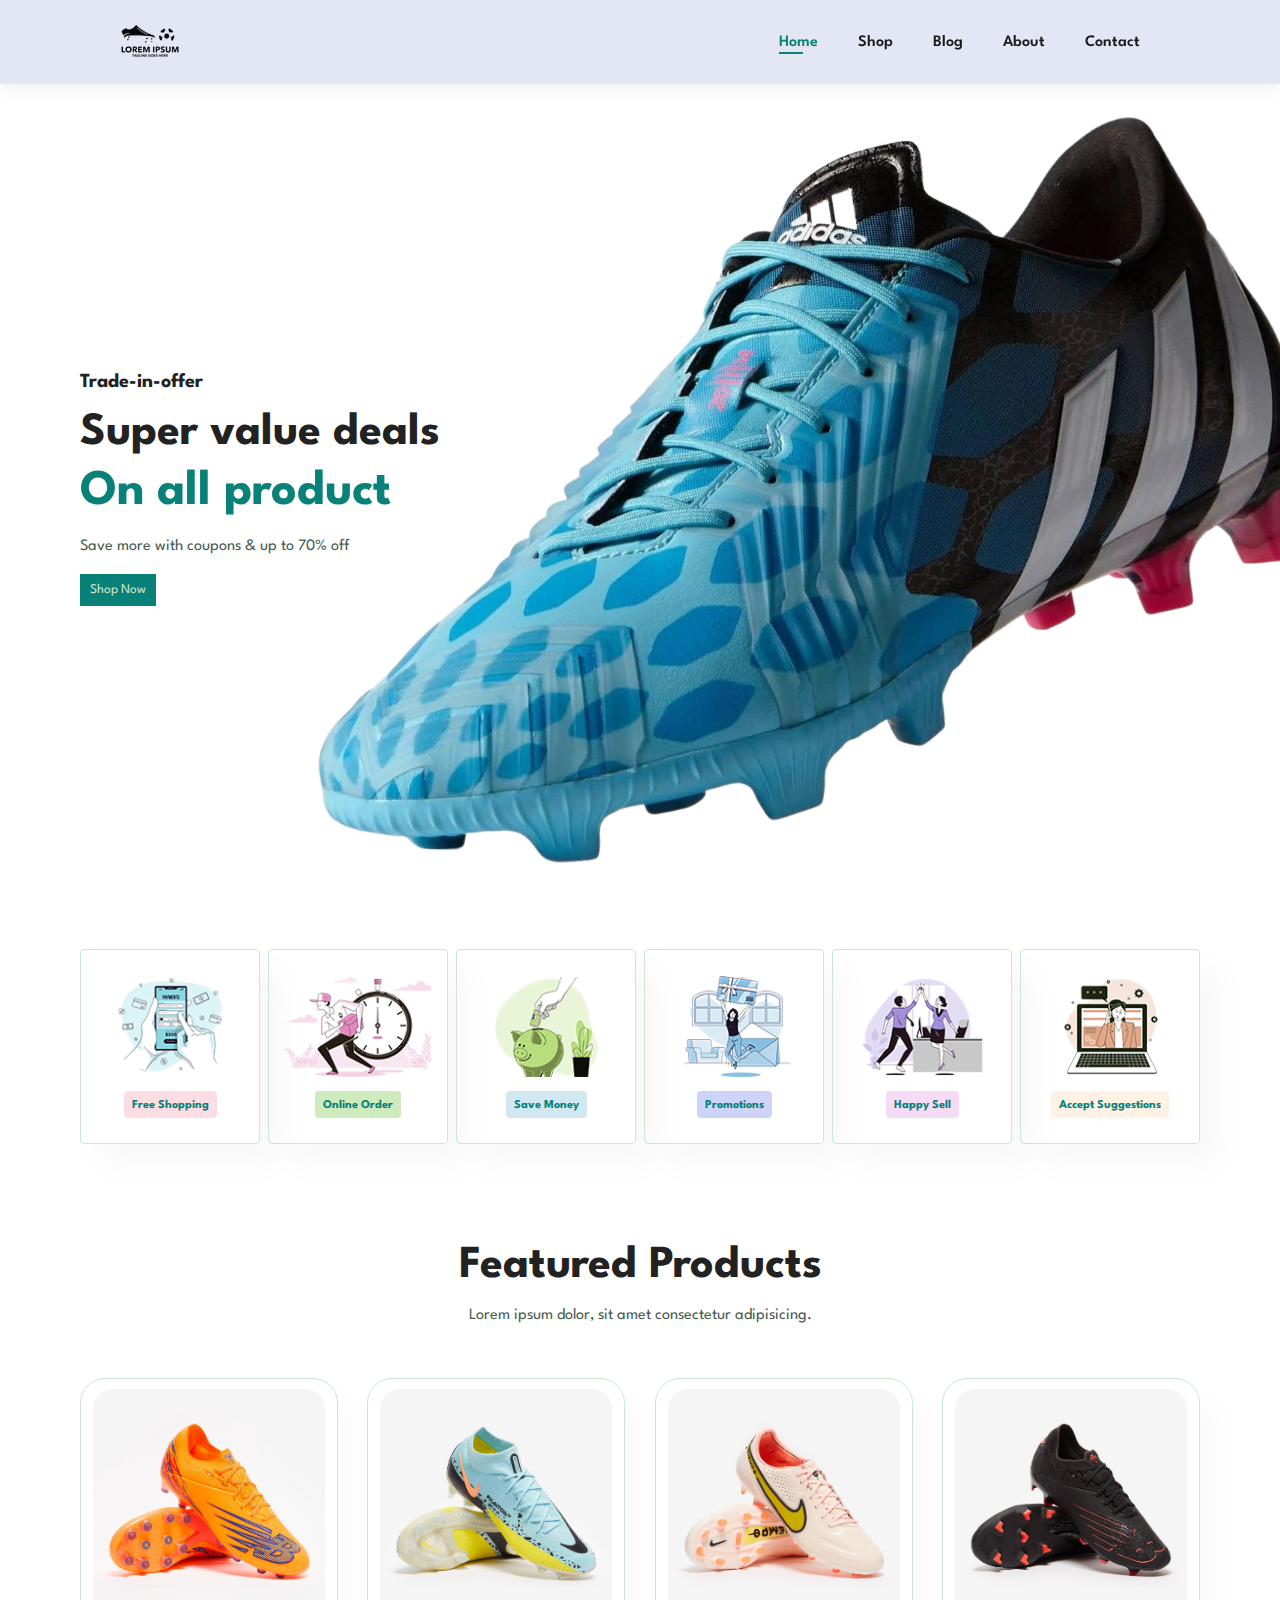
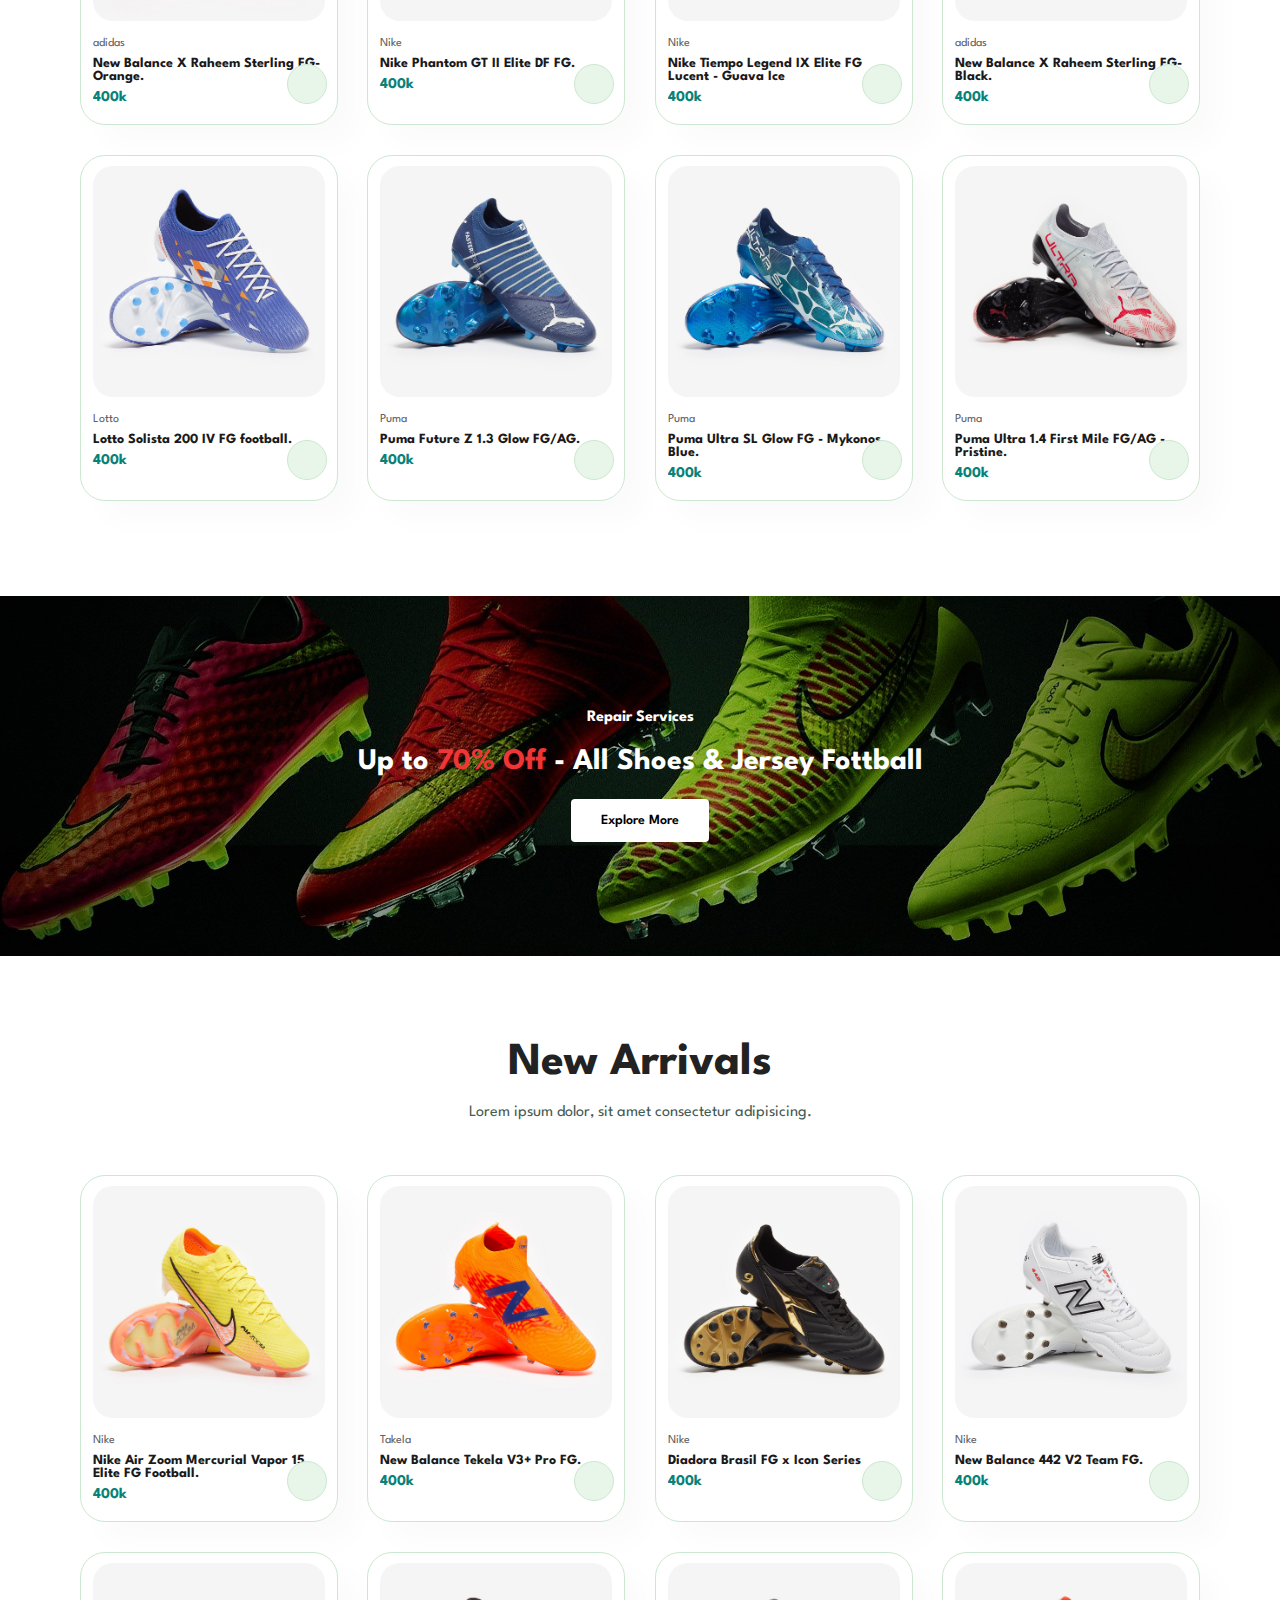
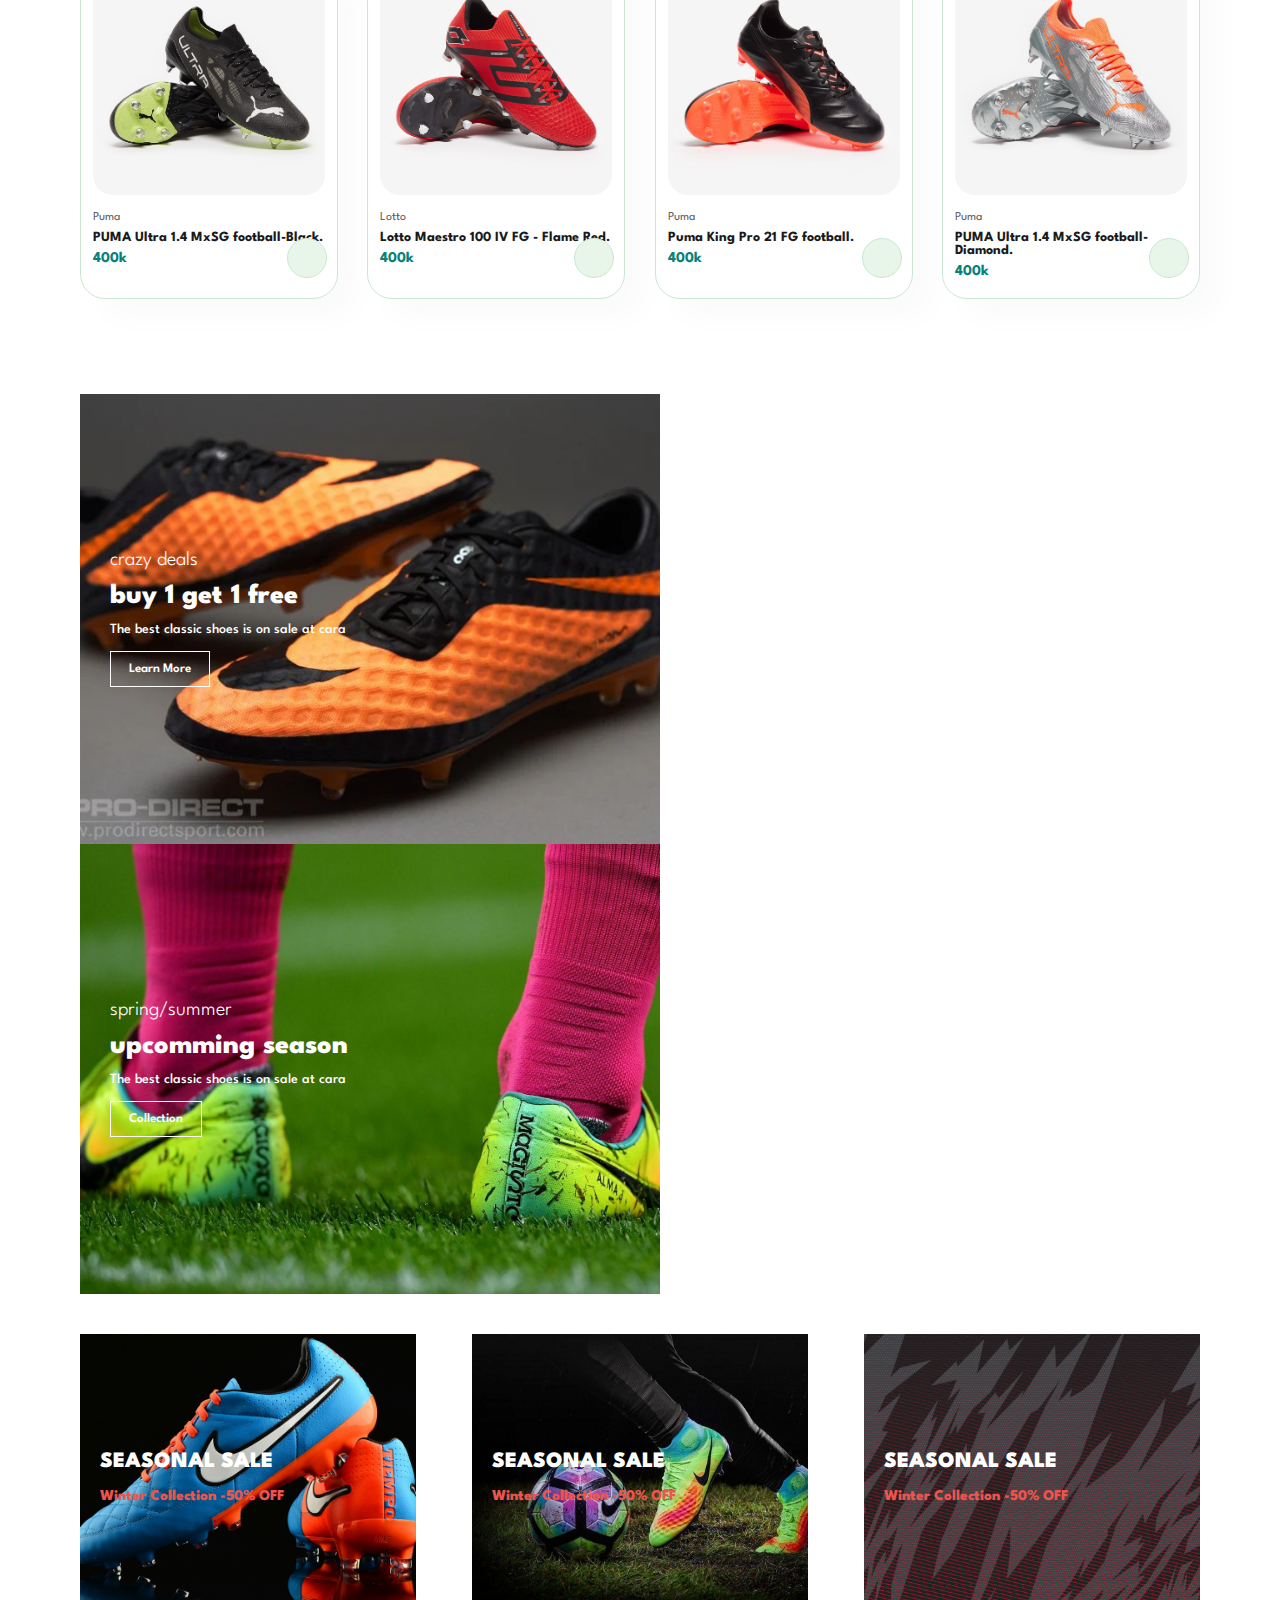
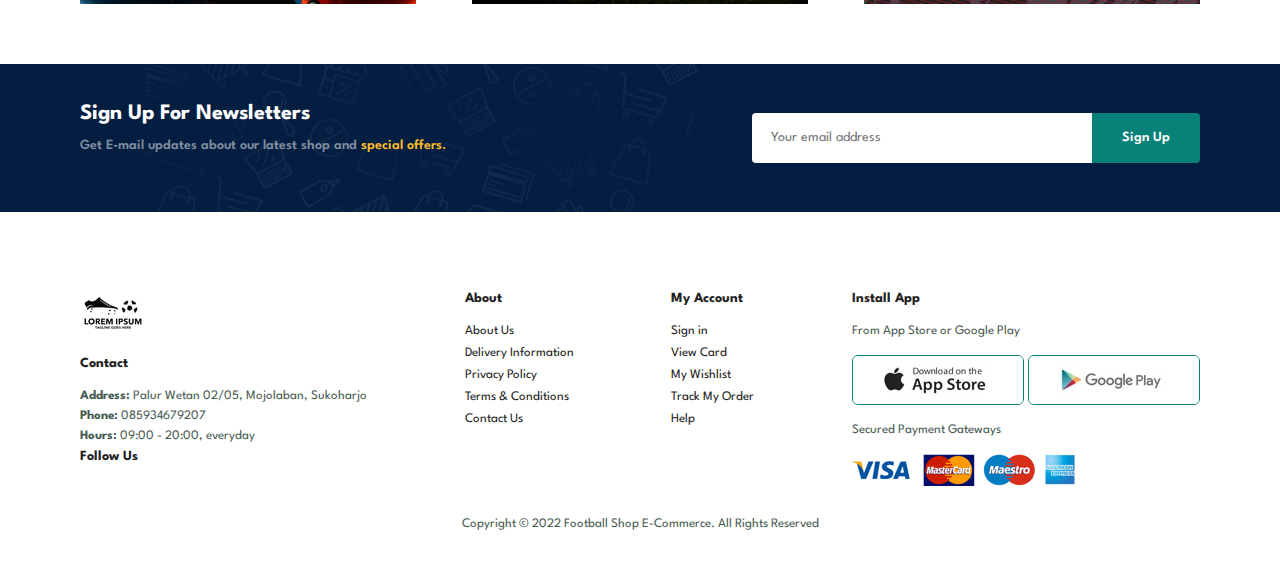
<file: index.html>
<!DOCTYPE html>
<html lang="en">
<head>
    <meta charset="UTF-8">
    <meta http-equiv="X-UA-Compatible" content="IE=edge">
    <meta name="viewport" content="width=device-width, initial-scale=1.0">
    <title>shoes Football Shop</title>
    <link rel="stylesheet" href="https://pro.fontawesome.com/releases/v5.10.0/css/all.css" integrity="sha384-AYmEC3Yw5cVb3ZcuHtOA93w35dYTsvhLPVnYs9eStHfGJvOvKxVfELGroGkvsg+p" crossorigin="anonymous"/>
    <link rel="stylesheet" href="style.css">
</head>

<body>

    <section id="header">
        <a href="#"><img src="img/Logo_shoe_soccer.png" class="logo"></a>
        <div>
            <ul id="navbar">
                <li><a class="active" href="index.html">Home</a></li>
                <li><a href="shop.html">Shop</a></li>
                <li><a href="blog.html">Blog</a></li>
                <li><a href="about.html">About</a></li>
                <li><a href="contact.html">Contact</a></li>
                <li id="lg-bag"><a href="cart.html"><i class="far fa-shopping-bag"></i></a></li>
                <a href="#" id="close"><i class="far fa-times"></i></a>
            </ul>
        </div>
        <div id="mobile">
            <a href="cart.html"><i class="far fa-shopping-bag"></i></a>
            <i id="bar" class="fas fa-outdent"></i>
        </div>
    </section>

    <section id="hero">
        <h4>Trade-in-offer</h4>
        <h2>Super value deals</h2>
        <h1>On all product</h1>
        <p>Save more with coupons & up to 70% off</p>
        <button>Shop Now</button>
    </section>

    <section id="feature" class="section-p1">
        <div class="fe-box">
            <img src="img/f1.png">
            <h6>Free Shopping</h6>
        </div>
        <div class="fe-box">
            <img src="img/f2.png">
            <h6>Online Order</h6>
        </div>
        <div class="fe-box">
            <img src="img/f3.png">
            <h6>Save Money</h6>
        </div>
        <div class="fe-box">
            <img src="img/f4.png">
            <h6>Promotions</h6>
        </div>
        <div class="fe-box">
            <img src="img/f5.png">
            <h6>Happy Sell</h6>
        </div>
        <div class="fe-box">
            <img src="img/f6.png">
            <h6>Accept Suggestions</h6>
        </div>
    </section>
    
    <section id="product1" class="section-p1">
        <h2>Featured Products</h2>
        <p>Lorem ipsum dolor, sit amet consectetur adipisicing.</p>
        <div class="pro-container">
            <div class="pro">
                <img src="img/New Balance Furon V6.jpg">
                <div class="des">
                    <span>adidas</span>
                    <h5>New Balance X Raheem Sterling FG-Orange.</h5>
                    <div class="star">
                        <i class="fas fa-star"></i>
                        <i class="fas fa-star"></i>
                        <i class="fas fa-star"></i>
                        <i class="fas fa-star"></i>
                        <i class="fas fa-star"></i>
                    </div>
                    <h4>400k</h4>
                </div>
                <a href="#"><i class="fal fa-shopping-cart cart"></i></a>
            </div>
            <div class="pro">
                <img src="img/Nike Phantom GT II Elite.jpg">
                <div class="des">
                    <span>Nike</span>
                    <h5>Nike Phantom GT II Elite DF FG.</h5>
                    <div class="star">
                        <i class="fas fa-star"></i>
                        <i class="fas fa-star"></i>
                        <i class="fas fa-star"></i>
                        <i class="fas fa-star"></i>
                        <i class="fas fa-star"></i>
                    </div>
                    <h4>400k</h4>
                </div>
                <a href="#"><i class="fal fa-shopping-cart cart"></i></a>
            </div>
            <div class="pro">
                <img src="img/Nike tiempo legend.jpg">
                <div class="des">
                    <span>Nike</span>
                    <h5>Nike Tiempo Legend IX Elite FG Lucent - Guava Ice</h5>
                    <div class="star">
                        <i class="fas fa-star"></i>
                        <i class="fas fa-star"></i>
                        <i class="fas fa-star"></i>
                        <i class="fas fa-star"></i>
                        <i class="fas fa-star"></i>
                    </div>
                    <h4>400k</h4>
                </div>
                <a href="#"><i class="fal fa-shopping-cart cart"></i></a>
            </div>
            <div class="pro">
                <img src="img/New Balance X Raheem Sterling FG-Black.jpg">
                <div class="des">
                    <span>adidas</span>
                    <h5>New Balance X Raheem Sterling FG-Black.</h5>
                    <div class="star">
                        <i class="fas fa-star"></i>
                        <i class="fas fa-star"></i>
                        <i class="fas fa-star"></i>
                        <i class="fas fa-star"></i>
                        <i class="fas fa-star"></i>
                    </div>
                    <h4>400k</h4>
                </div>
                <a href="#"><i class="fal fa-shopping-cart cart"></i></a>
            </div>
            <div class="pro">
                <img src="img/Lotto Solista 200 IV FG.jpg">
                <div class="des">
                    <span>Lotto</span>
                    <h5>Lotto Solista 200 IV FG football.</h5>
                    <div class="star">
                        <i class="fas fa-star"></i>
                        <i class="fas fa-star"></i>
                        <i class="fas fa-star"></i>
                        <i class="fas fa-star"></i>
                        <i class="fas fa-star"></i>
                    </div>
                    <h4>400k</h4>
                </div>
                <a href="#"><i class="fal fa-shopping-cart cart"></i></a>
            </div>
            <div class="pro">
                <img src="img/Puma Future Z 1.3 Glow.jpg">
                <div class="des">
                    <span>Puma</span>
                    <h5>Puma Future Z 1.3 Glow FG/AG.</h5>
                    <div class="star">
                        <i class="fas fa-star"></i>
                        <i class="fas fa-star"></i>
                        <i class="fas fa-star"></i>
                        <i class="fas fa-star"></i>
                        <i class="fas fa-star"></i>
                    </div>
                    <h4>400k</h4>
                </div>
                <a href="#"><i class="fal fa-shopping-cart cart"></i></a>
            </div>
            <div class="pro">
                <img src="img/Puma Ultra SL Glow FG-Mykonos.jpg">
                <div class="des">
                    <span>Puma</span>
                    <h5>Puma Ultra SL Glow FG - Mykonos Blue.</h5>
                    <div class="star">
                        <i class="fas fa-star"></i>
                        <i class="fas fa-star"></i>
                        <i class="fas fa-star"></i>
                        <i class="fas fa-star"></i>
                        <i class="fas fa-star"></i>
                    </div>
                    <h4>400k</h4>
                </div>
                <a href="#"><i class="fal fa-shopping-cart cart"></i></a>
            </div>
            <div class="pro">
                <img src="img/Puma Ultra 1.4 First Mile.jpg">
                <div class="des">
                    <span>Puma</span>
                    <h5>Puma Ultra 1.4 First Mile FG/AG - Pristine.</h5>
                    <div class="star">
                        <i class="fas fa-star"></i>
                        <i class="fas fa-star"></i>
                        <i class="fas fa-star"></i>
                        <i class="fas fa-star"></i>
                        <i class="fas fa-star"></i>
                    </div>
                    <h4>400k</h4>
                </div>
                <a href="#"><i class="fal fa-shopping-cart cart"></i></a>
            </div>
        </div>
    </section>

    <section id="banner" class="section-m1">
        <h4>Repair Services</h4>
        <h2>Up to <span>70% Off</span> - All Shoes & Jersey Fottball</h2>
        <button class="normal">Explore More</button>
    </section>

    <section id="product1" class="section-p1">
        <h2>New Arrivals</h2>
        <p>Lorem ipsum dolor, sit amet consectetur adipisicing.</p>
        <div class="pro-container">
            <div class="pro">
                <img src="img/Nike Air Zoom Mercurial.jpg">
                <div class="des">
                    <span>Nike</span>
                    <h5> Nike Air Zoom Mercurial Vapor 15 Elite FG Football.</h5>
                    <div class="star">
                        <i class="fas fa-star"></i>
                        <i class="fas fa-star"></i>
                        <i class="fas fa-star"></i>
                        <i class="fas fa-star"></i>
                        <i class="fas fa-star"></i>
                    </div>
                    <h4>400k</h4>
                </div>
                <a href="#"><i class="fal fa-shopping-cart cart"></i></a>
            </div>
            <div class="pro">
                <img src="img/New Balance Tekela V3+ Pro FG.jpg">
                <div class="des">
                    <span>Takela</span>
                    <h5>New Balance Tekela V3+ Pro FG.</h5>
                    <div class="star">
                        <i class="fas fa-star"></i>
                        <i class="fas fa-star"></i>
                        <i class="fas fa-star"></i>
                        <i class="fas fa-star"></i>
                        <i class="fas fa-star"></i>
                    </div>
                    <h4>400k</h4>
                </div>
                <a href="#"><i class="fal fa-shopping-cart cart"></i></a>
            </div>
            <div class="pro">
                <img src="img/Diadora Brasil FG x Icon Series.jpg">
                <div class="des">
                    <span>Nike</span>
                    <h5>Diadora Brasil FG x Icon Series</h5>
                    <div class="star">
                        <i class="fas fa-star"></i>
                        <i class="fas fa-star"></i>
                        <i class="fas fa-star"></i>
                        <i class="fas fa-star"></i>
                        <i class="fas fa-star"></i>
                    </div>
                    <h4>400k</h4>
                </div>
                <a href="#"><i class="fal fa-shopping-cart cart"></i></a>
            </div>
            <div class="pro">
                <img src="img/New Balance 442 V2 Team FG.jpg">
                <div class="des">
                    <span>Nike</span>
                    <h5>New Balance 442 V2 Team FG.</h5>
                    <div class="star">
                        <i class="fas fa-star"></i>
                        <i class="fas fa-star"></i>
                        <i class="fas fa-star"></i>
                        <i class="fas fa-star"></i>
                        <i class="fas fa-star"></i>
                    </div>
                    <h4>400k</h4>
                </div>
                <a href="#"><i class="fal fa-shopping-cart cart"></i></a>
            </div>
            <div class="pro">
                <img src="img/PUMA Ultra 1.4 MxSG football.jpg">
                <div class="des">
                    <span>Puma</span>
                    <h5>PUMA Ultra 1.4 MxSG football-Black.</h5>
                    <div class="star">
                        <i class="fas fa-star"></i>
                        <i class="fas fa-star"></i>
                        <i class="fas fa-star"></i>
                        <i class="fas fa-star"></i>
                        <i class="fas fa-star"></i>
                    </div>
                    <h4>400k</h4>
                </div>
                <a href="#"><i class="fal fa-shopping-cart cart"></i></a>
            </div>
            <div class="pro">
                <img src="img/Lotto Maestro 100 IV FG - Flame Red.jpg">
                <div class="des">
                    <span>Lotto</span>
                    <h5>Lotto Maestro 100 IV FG - Flame Red.</h5>
                    <div class="star">
                        <i class="fas fa-star"></i>
                        <i class="fas fa-star"></i>
                        <i class="fas fa-star"></i>
                        <i class="fas fa-star"></i>
                        <i class="fas fa-star"></i>
                    </div>
                    <h4>400k</h4>
                </div>
                <a href="#"><i class="fal fa-shopping-cart cart"></i></a>
            </div>
            <div class="pro">
                <img src="img/Puma King Pro 21 FG football.jpg">
                <div class="des">
                    <span>Puma</span>
                    <h5>Puma King Pro 21 FG football.</h5>
                    <div class="star">
                        <i class="fas fa-star"></i>
                        <i class="fas fa-star"></i>
                        <i class="fas fa-star"></i>
                        <i class="fas fa-star"></i>
                        <i class="fas fa-star"></i>
                    </div>
                    <h4>400k</h4>
                </div>
                <a href="#"><i class="fal fa-shopping-cart cart"></i></a>
            </div>
            <div class="pro">
                <img src="img/PUMA Ultra 1.4 MxSG football-Diamond.jpg">
                <div class="des">
                    <span>Puma</span>
                    <h5>PUMA Ultra 1.4 MxSG football-Diamond.</h5>
                    <div class="star">
                        <i class="fas fa-star"></i>
                        <i class="fas fa-star"></i>
                        <i class="fas fa-star"></i>
                        <i class="fas fa-star"></i>
                        <i class="fas fa-star"></i>
                    </div>
                    <h4>400k</h4>
                </div>
                <a href="#"><i class="fal fa-shopping-cart cart"></i></a>
            </div>
        </div>
    </section>

    <section id="sm-banner" class="section-p1">
        <div class="banner-box">
            <h4>crazy deals</h4>
            <h2>buy 1 get 1 free</h2>
            <span>The best classic shoes is on sale at cara</span>
            <button class="white">Learn More</button>
        </div>
        <div class="banner-box banner-box2">
            <h4>spring/summer</h4>
            <h2>upcomming season</h2>
            <span>The best classic shoes is on sale at cara</span>
            <button class="white">Collection</button>
        </div>
    </section>

    <section id="banner3">
        <div class="banner-box">
            <h2>SEASONAL SALE</h2>
            <h3>Winter Collection -50% OFF</h3>
        </div>
        <div class="banner-box banner-box2">
            <h2>SEASONAL SALE</h2>
            <h3>Winter Collection -50% OFF</h3>
        </div>
        <div class="banner-box banner-box3 ">
            <h2>SEASONAL SALE</h2>
            <h3>Winter Collection -50% OFF</h3>
        </div>
    </section>

    <section id="newsletter" class="section-p1 section-m1">
        <div class="newstext">
            <h4>Sign Up For Newsletters</h4>
            <p>Get E-mail updates about our latest shop and <span>special offers.</span></p>
        </div>
        <div class="form">
            <input type="text" placeholder="Your email address">
            <button class="normal">Sign Up</button>
        </div>
    </section>

    <footer class="section-p1">
        <div class="col">
            <img class="logo" src="img/Logo_shoe_soccer.png">
            <h4>Contact</h4>
            <p><strong>Address: </strong> Palur Wetan 02/05, Mojolaban, Sukoharjo</p>
            <p><strong>Phone: </strong> 085934679207</p>
            <p><strong>Hours: </strong>  09:00 - 20:00, everyday</p>
            <div class="follow">
                <h4>Follow Us</h4>
                <div class="icon">
                    <i class="fab fa-facebook-f"></i>
                    <i class="fab fa-twitter"></i>
                    <i class="fab fa-instagram"></i>
                    <i class="fab fa-whatsapp"></i>
                </div>
            </div>
        </div>
        <div class="col">
            <h4>About</h4>
            <a href="#">About Us</a>
            <a href="#">Delivery Information</a>
            <a href="#">Privacy Policy</a>
            <a href="#">Terms & Conditions</a>
            <a href="#">Contact Us</a>
        </div>
        <div class="col">
            <h4>My Account</h4>
            <a href="#">Sign in</a>
            <a href="#">View Card</a>
            <a href="#">My Wishlist</a>
            <a href="#">Track My Order</a>
            <a href="#">Help</a>
        </div>
        <div class="coll install">
            <h4>Install App</h4>  
            <p>From App Store or Google Play</p>
            <div class="row">
                <img src="img/App Store.jpg">
                <img src="img/Google Pay.jpg">
            </div>
            <p>Secured Payment Gateways</p>
            <img src="img/pay.png">
        </div>
        </div>
        <div class="copyright">
            <p>Copyright © 2022 Football Shop E-Commerce. All Rights Reserved</p>
        </div>
    </footer>

    <script src="script.js"></script>
</body>
</html>
</file>
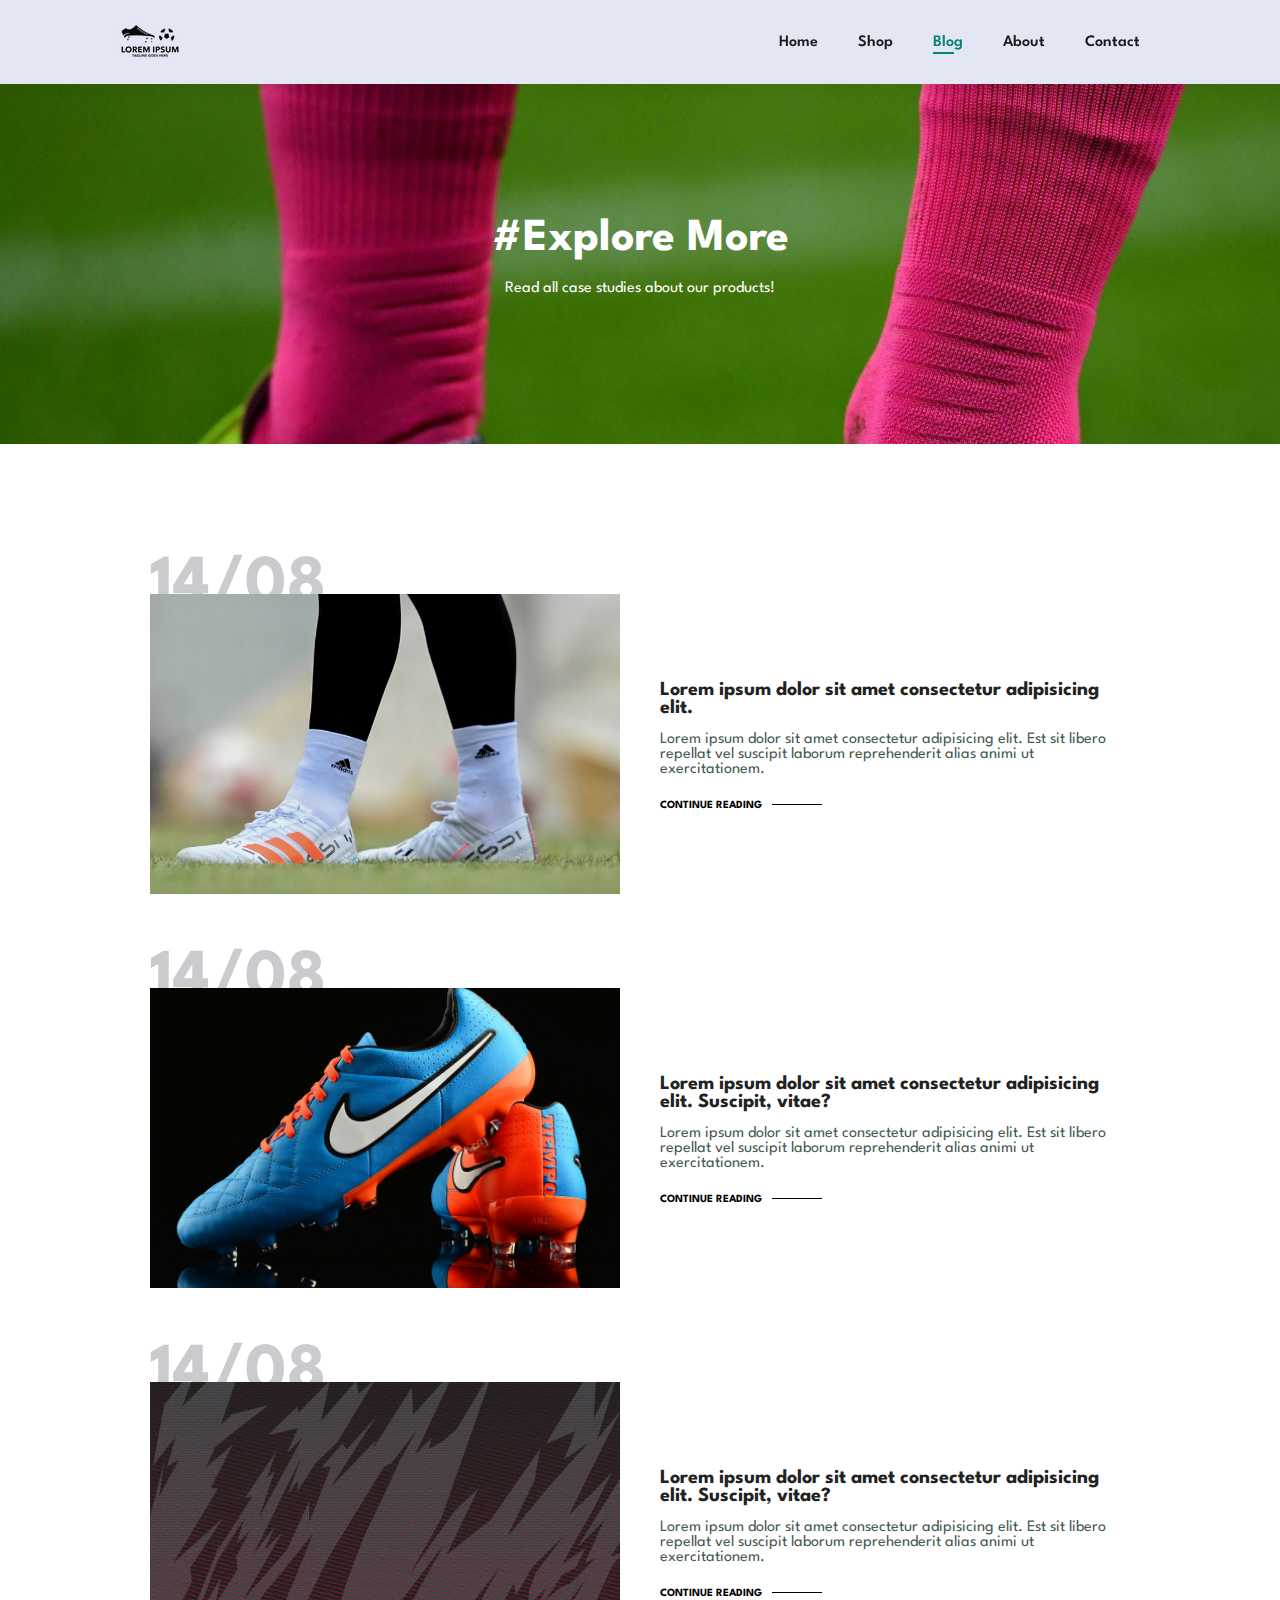
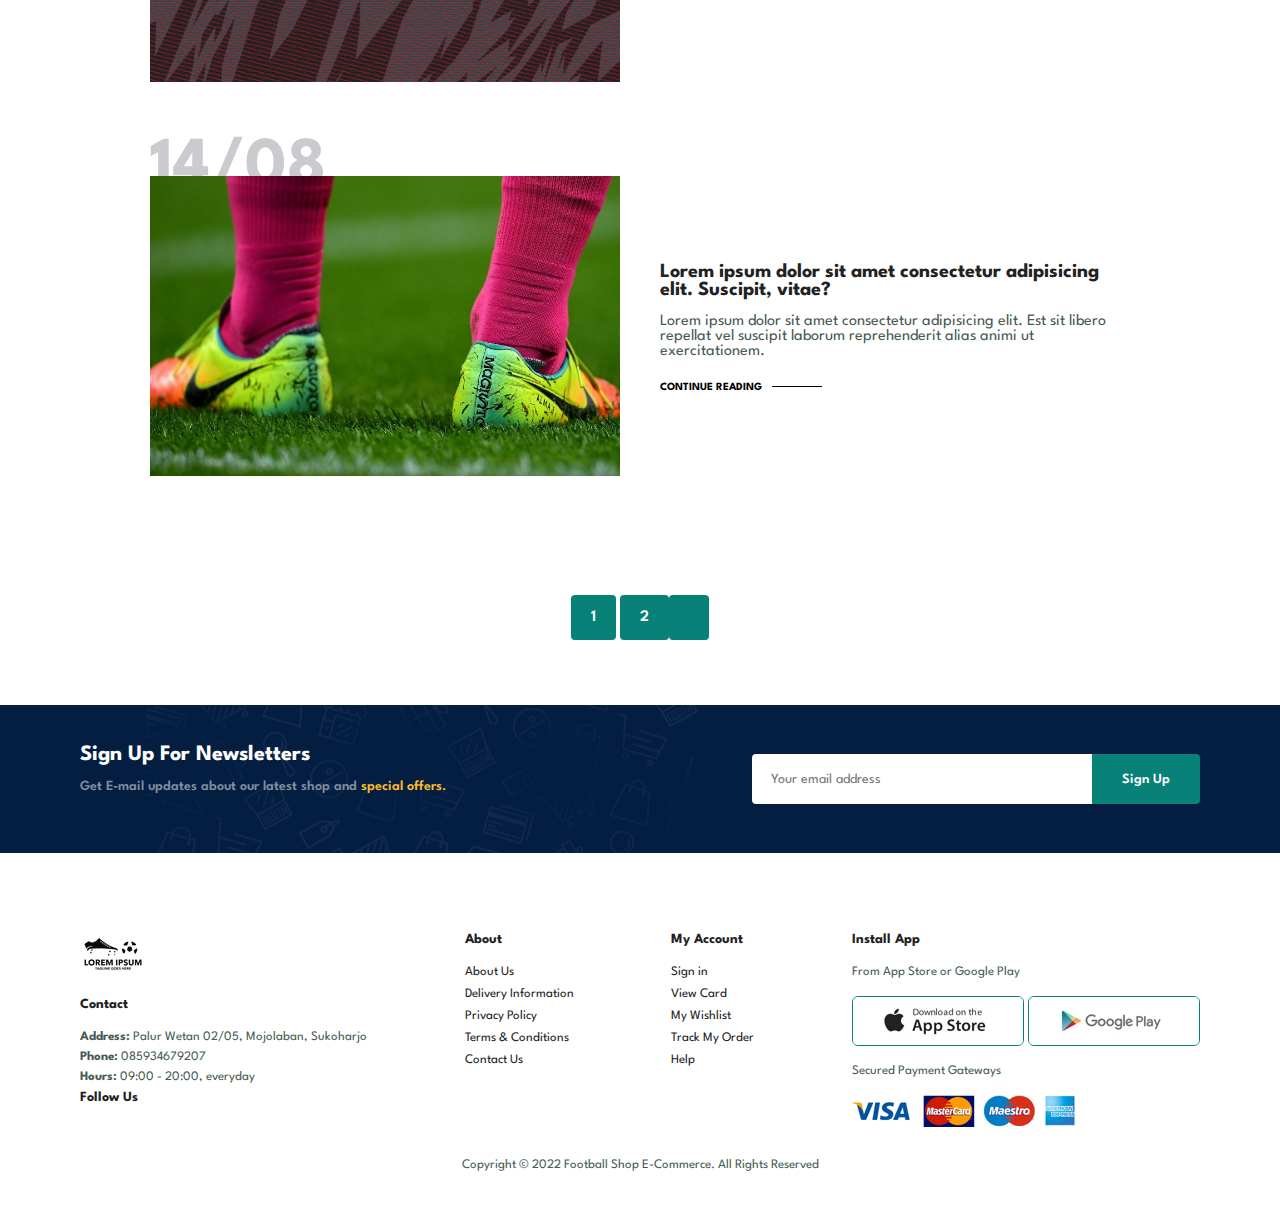
<file: blog.html>
<!DOCTYPE html>
<html lang="en">
<head>
    <meta charset="UTF-8">
    <meta http-equiv="X-UA-Compatible" content="IE=edge">
    <meta name="viewport" content="width=device-width, initial-scale=1.0">
    <title>shoes Football Shop</title>
    <link rel="stylesheet" href="https://pro.fontawesome.com/releases/v5.10.0/css/all.css" integrity="sha384-AYmEC3Yw5cVb3ZcuHtOA93w35dYTsvhLPVnYs9eStHfGJvOvKxVfELGroGkvsg+p" crossorigin="anonymous"/>
    <link rel="stylesheet" href="style.css">
</head>

<body>

    <section id="header">
        <a href="#"><img src="img/Logo_shoe_soccer.png" class="logo"></a>
        <div>
            <ul id="navbar">
                <li><a href="index.html">Home</a></li>
                <li><a href="shop.html">Shop</a></li>
                <li><a class="active" href="blog.html">Blog</a></li>
                <li><a href="about.html">About</a></li>
                <li><a href="contact.html">Contact</a></li>
                <li id="lg-bag"><a href="cart.html"><i class="far fa-shopping-bag"></i></a></li>
                <a href="#" id="close"><i class="far fa-times"></i></a>
            </ul>
        </div>
        <div id="mobile">
            <a href="cart.html"><i class="far fa-shopping-bag"></i></a>
            <i id="bar" class="fas fa-outdent"></i>
        </div>
    </section>

    <section id="page-header" class="blog-header">
        <h2>#Explore More</h2>
        <p>Read all case studies about our products!</p>
    </section>

    <section id="blog">
        <div class="blog-box">
            <div class="blog-img">
                <img src="img/banner 7(2).jpeg">
            </div>
            <div class="blog-details">
                <h4>Lorem ipsum dolor sit amet consectetur adipisicing elit.</h4>
                <p>Lorem ipsum dolor sit amet consectetur adipisicing elit. Est sit libero repellat vel suscipit laborum reprehenderit alias animi ut exercitationem.</p>
                <a href="#">CONTINUE READING</a>
            </div>
            <h1>14/08</h1>
        </div>
        <div class="blog-box">
            <div class="blog-img">
                <img src="img/banner 6.png">
            </div>
            <div class="blog-details">
                <h4>Lorem ipsum dolor sit amet consectetur adipisicing elit. Suscipit, vitae?</h4>
                <p>Lorem ipsum dolor sit amet consectetur adipisicing elit. Est sit libero repellat vel suscipit laborum reprehenderit alias animi ut exercitationem.</p>
                <a href="#">CONTINUE READING</a>
            </div>
            <h1>14/08</h1>
        </div>
        <div class="blog-box">
            <div class="blog-img">
                <img src="img/banner 2.jpg">
            </div>
            <div class="blog-details">
                <h4>Lorem ipsum dolor sit amet consectetur adipisicing elit. Suscipit, vitae?</h4>
                <p>Lorem ipsum dolor sit amet consectetur adipisicing elit. Est sit libero repellat vel suscipit laborum reprehenderit alias animi ut exercitationem.</p>
                <a href="#">CONTINUE READING</a>
            </div>
            <h1>14/08</h1>
        </div>
        <div class="blog-box">
            <div class="blog-img">
                <img src="img/banner 1.jpg">
            </div>
            <div class="blog-details">
                <h4>Lorem ipsum dolor sit amet consectetur adipisicing elit. Suscipit, vitae?</h4>
                <p>Lorem ipsum dolor sit amet consectetur adipisicing elit. Est sit libero repellat vel suscipit laborum reprehenderit alias animi ut exercitationem.</p>
                <a href="#">CONTINUE READING</a>
            </div>
            <h1>14/08</h1>
        </div>
    </section>

    <section id="pagination" class="section-p1">
        <a href="#">1</a>
        <a href="#">2</a>
        <a href="#"><i class="fal fa-long-arrow-alt-right"></i></a>
    </section>

    <section id="newsletter" class="section-p1 section-m1">
        <div class="newstext">
            <h4>Sign Up For Newsletters</h4>
            <p>Get E-mail updates about our latest shop and <span>special offers.</span></p>
        </div>
        <div class="form">
            <input type="text" placeholder="Your email address">
            <button class="normal">Sign Up</button>
        </div>
    </section>

    <footer class="section-p1">
        <div class="col">
            <img class="logo" src="img/Logo_shoe_soccer.png">
            <h4>Contact</h4>
            <p><strong>Address: </strong> Palur Wetan 02/05, Mojolaban, Sukoharjo</p>
            <p><strong>Phone: </strong> 085934679207</p>
            <p><strong>Hours: </strong>  09:00 - 20:00, everyday</p>
            <div class="follow">
                <h4>Follow Us</h4>
                <div class="icon">
                    <i class="fab fa-facebook-f"></i>
                    <i class="fab fa-twitter"></i>
                    <i class="fab fa-instagram"></i>
                    <i class="fab fa-whatsapp"></i>
                </div>
            </div>
        </div>
        <div class="col">
            <h4>About</h4>
            <a href="#">About Us</a>
            <a href="#">Delivery Information</a>
            <a href="#">Privacy Policy</a>
            <a href="#">Terms & Conditions</a>
            <a href="#">Contact Us</a>
        </div>
        <div class="col">
            <h4>My Account</h4>
            <a href="#">Sign in</a>
            <a href="#">View Card</a>
            <a href="#">My Wishlist</a>
            <a href="#">Track My Order</a>
            <a href="#">Help</a>
        </div>
        <div class="coll install">
            <h4>Install App</h4>
            <p>From App Store or Google Play</p>
            <div class="row">
                <img src="img/App Store.jpg">
                <img src="img/Google Pay.jpg">
            </div>
            <p>Secured Payment Gateways</p>
            <img src="img/pay.png">
        </div>
        <div class="copyright">
            <p>Copyright © 2022 Football Shop E-Commerce. All Rights Reserved</p>
        </div>
    </footer>

    <script src="script.js"></script>
</body>
</html>
</file>
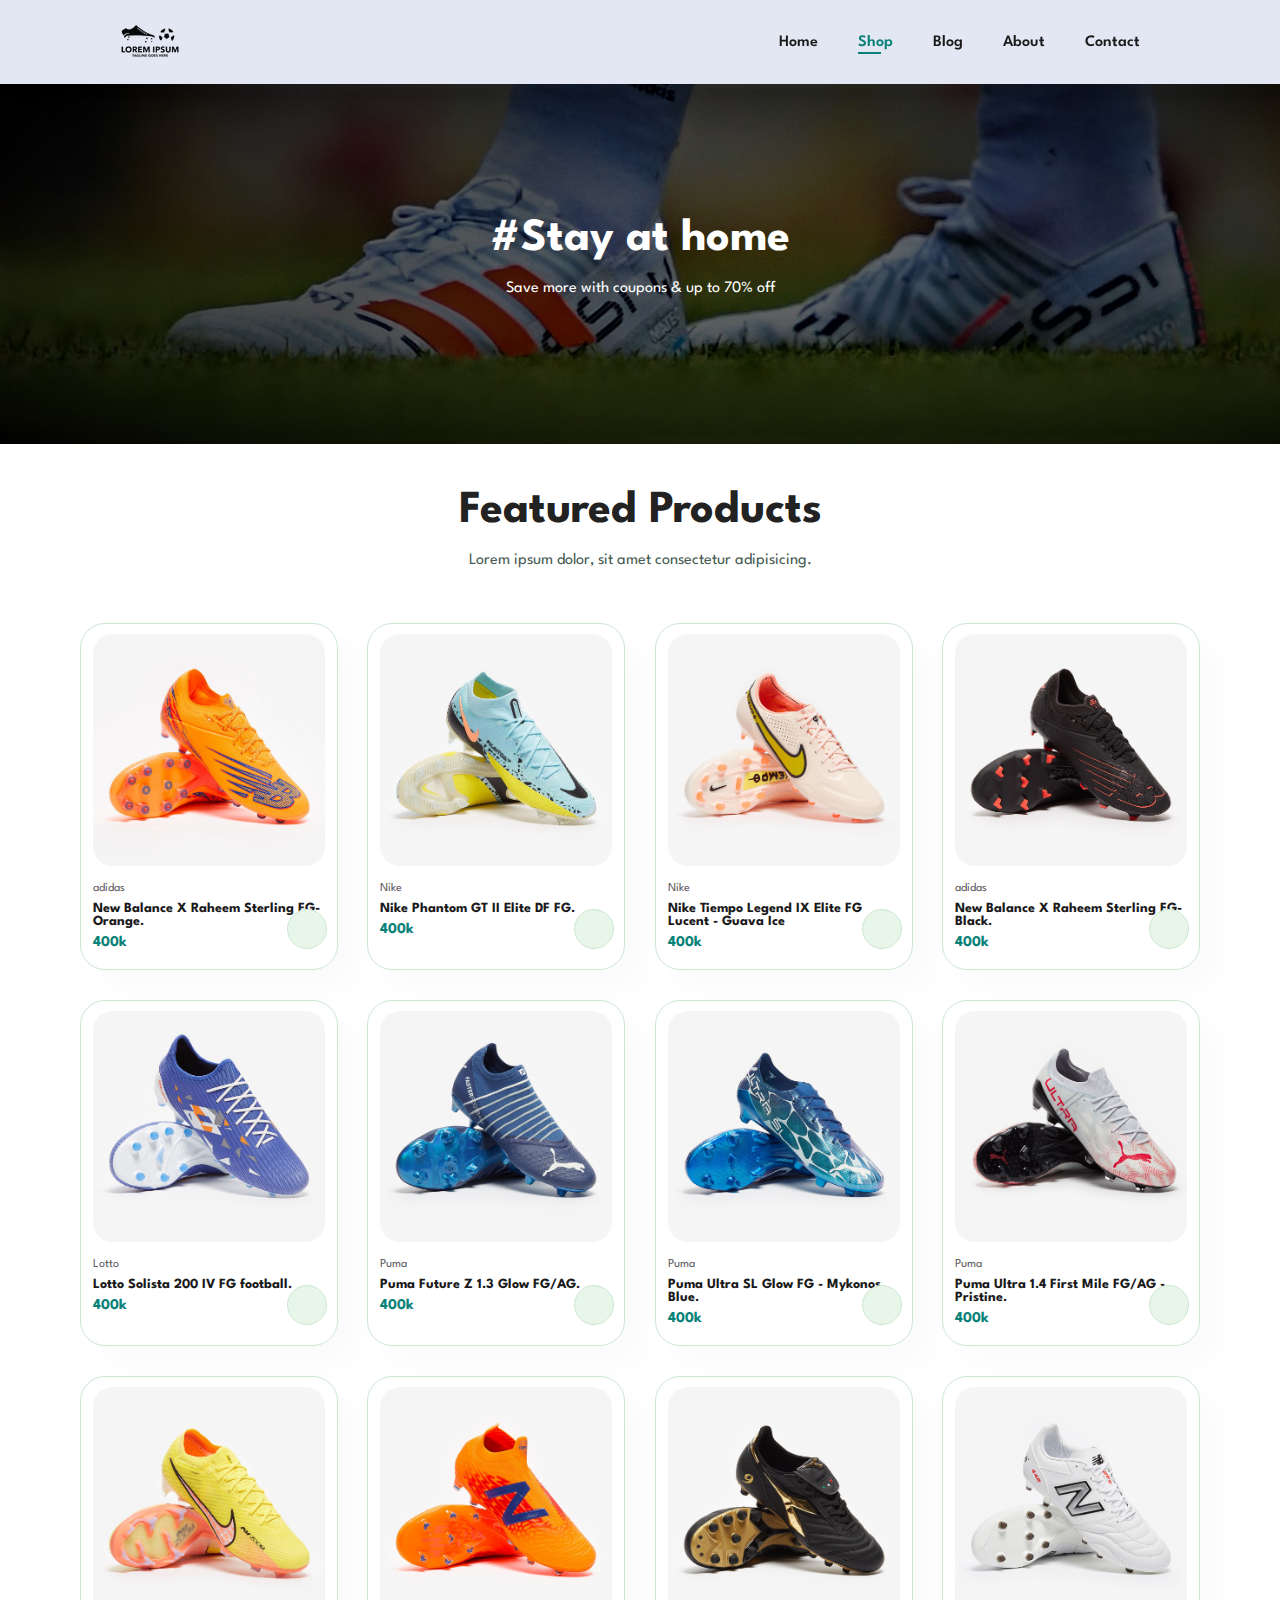
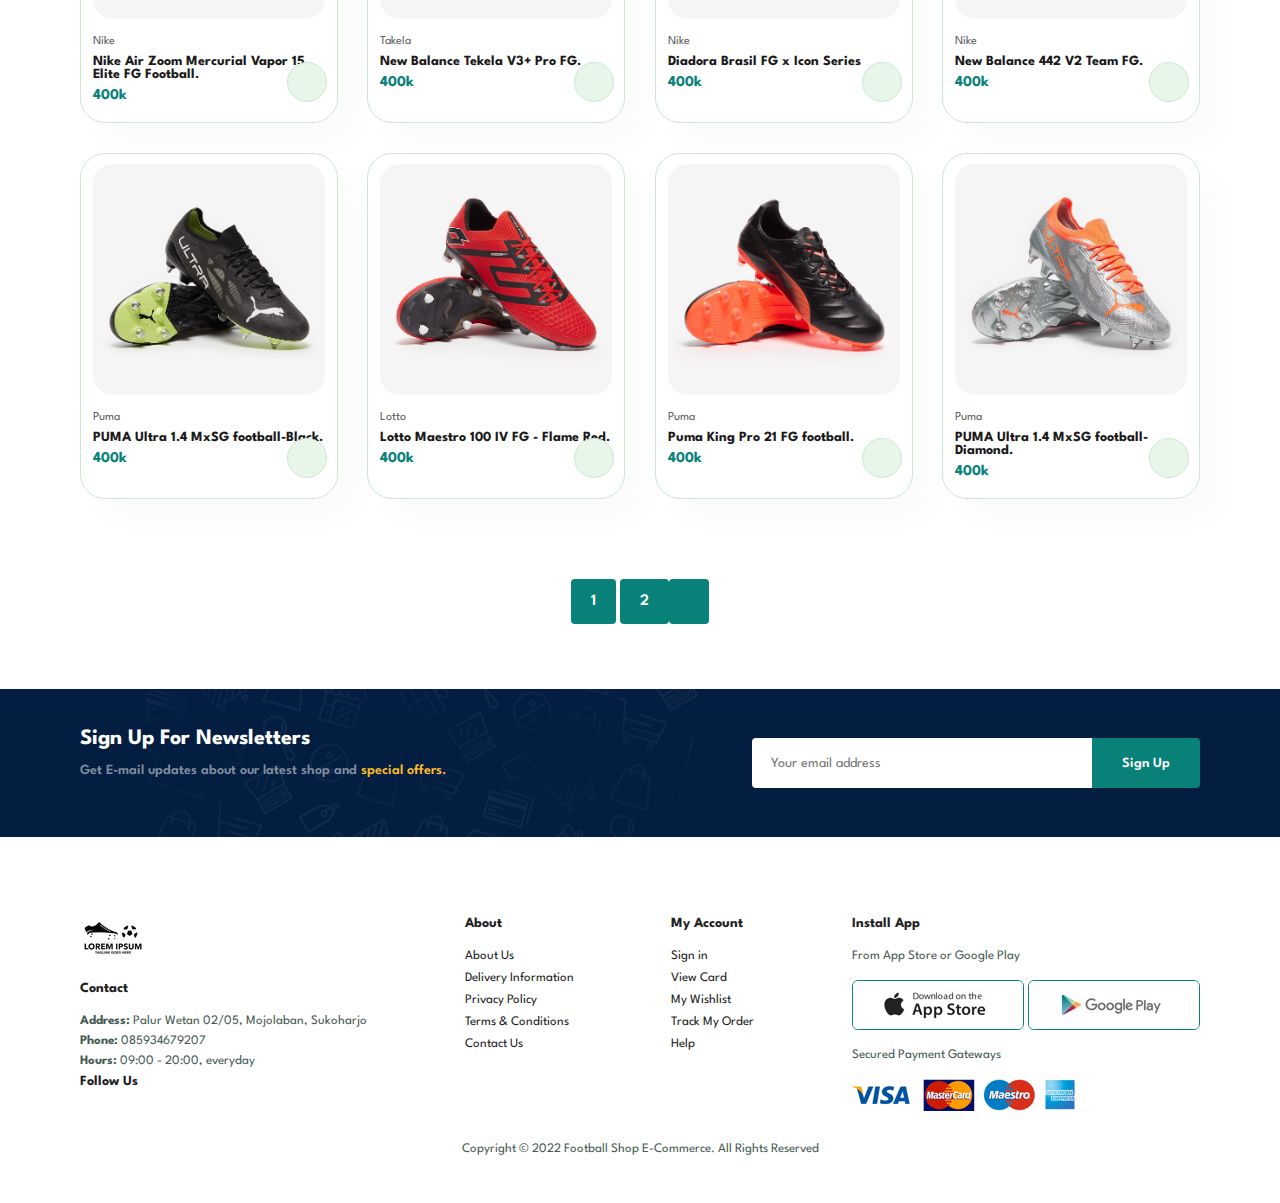
<file: shop.html>
<!DOCTYPE html>
<html lang="en">
<head>
    <meta charset="UTF-8">
    <meta http-equiv="X-UA-Compatible" content="IE=edge">
    <meta name="viewport" content="width=device-width, initial-scale=1.0">
    <title>shoes Football Shop</title>
    <link rel="stylesheet" href="https://pro.fontawesome.com/releases/v5.10.0/css/all.css" integrity="sha384-AYmEC3Yw5cVb3ZcuHtOA93w35dYTsvhLPVnYs9eStHfGJvOvKxVfELGroGkvsg+p" crossorigin="anonymous"/>
    <link rel="stylesheet" href="style.css">
</head>

<body>

    <section id="header">
        <a href="#"><img src="img/Logo_shoe_soccer.png" class="logo"></a>
        <div>
            <ul id="navbar">
                <li><a href="index.html">Home</a></li>
                <li><a class="active" href="shop.html">Shop</a></li>
                <li><a href="blog.html">Blog</a></li>
                <li><a href="about.html">About</a></li>
                <li><a href="contact.html">Contact</a></li>
                <li id="lg-bag"><a href="cart.html"><i class="far fa-shopping-bag"></i></a></li>
                <a href="#" id="close"><i class="far fa-times"></i></a>
            </ul>
        </div>
        <div id="mobile">
            <a href="cart.html"><i class="far fa-shopping-bag"></i></a>
            <i id="bar" class="fas fa-outdent"></i>
        </div>
    </section>

    <section id="page-header">
        <h2>#Stay at home</h2>
        <p>Save more with coupons & up to 70% off</p>
    </section>
    
    <section id="product1" class="section-p1">
        <h2>Featured Products</h2>
        <p>Lorem ipsum dolor, sit amet consectetur adipisicing.</p>
        <div class="pro-container">
            <div class="pro" onclick="window.location.href='sproduct.html';">
                <img src="img/New Balance Furon V6.jpg">
                <div class="des">
                    <span>adidas</span>
                    <h5>New Balance X Raheem Sterling FG-Orange.</h5>
                    <div class="star">
                        <i class="fas fa-star"></i>
                        <i class="fas fa-star"></i>
                        <i class="fas fa-star"></i>
                        <i class="fas fa-star"></i>
                        <i class="fas fa-star"></i>
                    </div>
                    <h4>400k</h4>
                </div>
                <a href="#"><i class="fal fa-shopping-cart cart"></i></a>
            </div>
            <div class="pro">
                <img src="img/Nike Phantom GT II Elite.jpg">
                <div class="des">
                    <span>Nike</span>
                    <h5>Nike Phantom GT II Elite DF FG.</h5>
                    <div class="star">
                        <i class="fas fa-star"></i>
                        <i class="fas fa-star"></i>
                        <i class="fas fa-star"></i>
                        <i class="fas fa-star"></i>
                        <i class="fas fa-star"></i>
                    </div>
                    <h4>400k</h4>
                </div>
                <a href="#"><i class="fal fa-shopping-cart cart"></i></a>
            </div>
            <div class="pro">
                <img src="img/Nike tiempo legend.jpg">
                <div class="des">
                    <span>Nike</span>
                    <h5>Nike Tiempo Legend IX Elite FG Lucent - Guava Ice</h5>
                    <div class="star">
                        <i class="fas fa-star"></i>
                        <i class="fas fa-star"></i>
                        <i class="fas fa-star"></i>
                        <i class="fas fa-star"></i>
                        <i class="fas fa-star"></i>
                    </div>
                    <h4>400k</h4>
                </div>
                <a href="#"><i class="fal fa-shopping-cart cart"></i></a>
            </div>
            <div class="pro">
                <img src="img/New Balance X Raheem Sterling FG-Black.jpg">
                <div class="des">
                    <span>adidas</span>
                    <h5>New Balance X Raheem Sterling FG-Black.</h5>
                    <div class="star">
                        <i class="fas fa-star"></i>
                        <i class="fas fa-star"></i>
                        <i class="fas fa-star"></i>
                        <i class="fas fa-star"></i>
                        <i class="fas fa-star"></i>
                    </div>
                    <h4>400k</h4>
                </div>
                <a href="#"><i class="fal fa-shopping-cart cart"></i></a>
            </div>
            <div class="pro">
                <img src="img/Lotto Solista 200 IV FG.jpg">
                <div class="des">
                    <span>Lotto</span>
                    <h5>Lotto Solista 200 IV FG football.</h5>
                    <div class="star">
                        <i class="fas fa-star"></i>
                        <i class="fas fa-star"></i>
                        <i class="fas fa-star"></i>
                        <i class="fas fa-star"></i>
                        <i class="fas fa-star"></i>
                    </div>
                    <h4>400k</h4>
                </div>
                <a href="#"><i class="fal fa-shopping-cart cart"></i></a>
            </div>
            <div class="pro">
                <img src="img/Puma Future Z 1.3 Glow.jpg">
                <div class="des">
                    <span>Puma</span>
                    <h5>Puma Future Z 1.3 Glow FG/AG.</h5>
                    <div class="star">
                        <i class="fas fa-star"></i>
                        <i class="fas fa-star"></i>
                        <i class="fas fa-star"></i>
                        <i class="fas fa-star"></i>
                        <i class="fas fa-star"></i>
                    </div>
                    <h4>400k</h4>
                </div>
                <a href="#"><i class="fal fa-shopping-cart cart"></i></a>
            </div>
            <div class="pro">
                <img src="img/Puma Ultra SL Glow FG-Mykonos.jpg">
                <div class="des">
                    <span>Puma</span>
                    <h5>Puma Ultra SL Glow FG - Mykonos Blue.</h5>
                    <div class="star">
                        <i class="fas fa-star"></i>
                        <i class="fas fa-star"></i>
                        <i class="fas fa-star"></i>
                        <i class="fas fa-star"></i>
                        <i class="fas fa-star"></i>
                    </div>
                    <h4>400k</h4>
                </div>
                <a href="#"><i class="fal fa-shopping-cart cart"></i></a>
            </div>
            <div class="pro">
                <img src="img/Puma Ultra 1.4 First Mile.jpg">
                <div class="des">
                    <span>Puma</span>
                    <h5>Puma Ultra 1.4 First Mile FG/AG - Pristine.</h5>
                    <div class="star">
                        <i class="fas fa-star"></i>
                        <i class="fas fa-star"></i>
                        <i class="fas fa-star"></i>
                        <i class="fas fa-star"></i>
                        <i class="fas fa-star"></i>
                    </div>
                    <h4>400k</h4>
                </div>
                <a href="#"><i class="fal fa-shopping-cart cart"></i></a>
            </div>
            <div class="pro">
                <img src="img/Nike Air Zoom Mercurial.jpg">
                <div class="des">
                    <span>Nike</span>
                    <h5> Nike Air Zoom Mercurial Vapor 15 Elite FG Football.</h5>
                    <div class="star">
                        <i class="fas fa-star"></i>
                        <i class="fas fa-star"></i>
                        <i class="fas fa-star"></i>
                        <i class="fas fa-star"></i>
                        <i class="fas fa-star"></i>
                    </div>
                    <h4>400k</h4>
                </div>
                <a href="#"><i class="fal fa-shopping-cart cart"></i></a>
            </div>
            <div class="pro">
                <img src="img/New Balance Tekela V3+ Pro FG.jpg">
                <div class="des">
                    <span>Takela</span>
                    <h5>New Balance Tekela V3+ Pro FG.</h5>
                    <div class="star">
                        <i class="fas fa-star"></i>
                        <i class="fas fa-star"></i>
                        <i class="fas fa-star"></i>
                        <i class="fas fa-star"></i>
                        <i class="fas fa-star"></i>
                    </div>
                    <h4>400k</h4>
                </div>
                <a href="#"><i class="fal fa-shopping-cart cart"></i></a>
            </div>
            <div class="pro">
                <img src="img/Diadora Brasil FG x Icon Series.jpg">
                <div class="des">
                    <span>Nike</span>
                    <h5>Diadora Brasil FG x Icon Series</h5>
                    <div class="star">
                        <i class="fas fa-star"></i>
                        <i class="fas fa-star"></i>
                        <i class="fas fa-star"></i>
                        <i class="fas fa-star"></i>
                        <i class="fas fa-star"></i>
                    </div>
                    <h4>400k</h4>
                </div>
                <a href="#"><i class="fal fa-shopping-cart cart"></i></a>
            </div>
            <div class="pro">
                <img src="img/New Balance 442 V2 Team FG.jpg">
                <div class="des">
                    <span>Nike</span>
                    <h5>New Balance 442 V2 Team FG.</h5>
                    <div class="star">
                        <i class="fas fa-star"></i>
                        <i class="fas fa-star"></i>
                        <i class="fas fa-star"></i>
                        <i class="fas fa-star"></i>
                        <i class="fas fa-star"></i>
                    </div>
                    <h4>400k</h4>
                </div>
                <a href="#"><i class="fal fa-shopping-cart cart"></i></a>
            </div>
            <div class="pro">
                <img src="img/PUMA Ultra 1.4 MxSG football.jpg">
                <div class="des">
                    <span>Puma</span>
                    <h5>PUMA Ultra 1.4 MxSG football-Black.</h5>
                    <div class="star">
                        <i class="fas fa-star"></i>
                        <i class="fas fa-star"></i>
                        <i class="fas fa-star"></i>
                        <i class="fas fa-star"></i>
                        <i class="fas fa-star"></i>
                    </div>
                    <h4>400k</h4>
                </div>
                <a href="#"><i class="fal fa-shopping-cart cart"></i></a>
            </div>
            <div class="pro">
                <img src="img/Lotto Maestro 100 IV FG - Flame Red.jpg">
                <div class="des">
                    <span>Lotto</span>
                    <h5>Lotto Maestro 100 IV FG - Flame Red.</h5>
                    <div class="star">
                        <i class="fas fa-star"></i>
                        <i class="fas fa-star"></i>
                        <i class="fas fa-star"></i>
                        <i class="fas fa-star"></i>
                        <i class="fas fa-star"></i>
                    </div>
                    <h4>400k</h4>
                </div>
                <a href="#"><i class="fal fa-shopping-cart cart"></i></a>
            </div>
            <div class="pro">
                <img src="img/Puma King Pro 21 FG football.jpg">
                <div class="des">
                    <span>Puma</span>
                    <h5>Puma King Pro 21 FG football.</h5>
                    <div class="star">
                        <i class="fas fa-star"></i>
                        <i class="fas fa-star"></i>
                        <i class="fas fa-star"></i>
                        <i class="fas fa-star"></i>
                        <i class="fas fa-star"></i>
                    </div>
                    <h4>400k</h4>
                </div>
                <a href="#"><i class="fal fa-shopping-cart cart"></i></a>
            </div>
            <div class="pro">
                <img src="img/PUMA Ultra 1.4 MxSG football-Diamond.jpg">
                <div class="des">
                    <span>Puma</span>
                    <h5>PUMA Ultra 1.4 MxSG football-Diamond.</h5>
                    <div class="star">
                        <i class="fas fa-star"></i>
                        <i class="fas fa-star"></i>
                        <i class="fas fa-star"></i>
                        <i class="fas fa-star"></i>
                        <i class="fas fa-star"></i>
                    </div>
                    <h4>400k</h4>
                </div>
                <a href="#"><i class="fal fa-shopping-cart cart"></i></a>
            </div>
        </div>
    </section>

    <section id="pagination" class="section-p1">
        <a href="#">1</a>
        <a href="#">2</a>
        <a href="#"><i class="fal fa-long-arrow-alt-right"></i></a>
    </section>

    <section id="newsletter" class="section-p1 section-m1">
        <div class="newstext">
            <h4>Sign Up For Newsletters</h4>
            <p>Get E-mail updates about our latest shop and <span>special offers.</span></p>
        </div>
        <div class="form">
            <input type="text" placeholder="Your email address">
            <button class="normal">Sign Up</button>
        </div>
    </section>

    <footer class="section-p1">
        <div class="col">
            <img class="logo" src="img/Logo_shoe_soccer.png">
            <h4>Contact</h4>
            <p><strong>Address: </strong> Palur Wetan 02/05, Mojolaban, Sukoharjo</p>
            <p><strong>Phone: </strong> 085934679207</p>
            <p><strong>Hours: </strong>  09:00 - 20:00, everyday</p>
            <div class="follow">
                <h4>Follow Us</h4>
                <div class="icon">
                    <i class="fab fa-facebook-f"></i>
                    <i class="fab fa-twitter"></i>
                    <i class="fab fa-instagram"></i>
                    <i class="fab fa-whatsapp"></i>
                </div>
            </div>
        </div>
        <div class="col">
            <h4>About</h4>
            <a href="#">About Us</a>
            <a href="#">Delivery Information</a>
            <a href="#">Privacy Policy</a>
            <a href="#">Terms & Conditions</a>
            <a href="#">Contact Us</a>
        </div>
        <div class="col">
            <h4>My Account</h4>
            <a href="#">Sign in</a>
            <a href="#">View Card</a>
            <a href="#">My Wishlist</a>
            <a href="#">Track My Order</a>
            <a href="#">Help</a>
        </div>
        <div class="coll install">
            <h4>Install App</h4>
            <p>From App Store or Google Play</p>
            <div class="row">
                <img src="img/App Store.jpg">
                <img src="img/Google Pay.jpg">
            </div>
            <p>Secured Payment Gateways</p>
            <img src="img/pay.png">
        </div>
        <div class="copyright">
            <p>Copyright © 2022 Football Shop E-Commerce. All Rights Reserved</p>
        </div>
    </footer>

    <script src="script.js"></script>
</body>
</html>
</file>
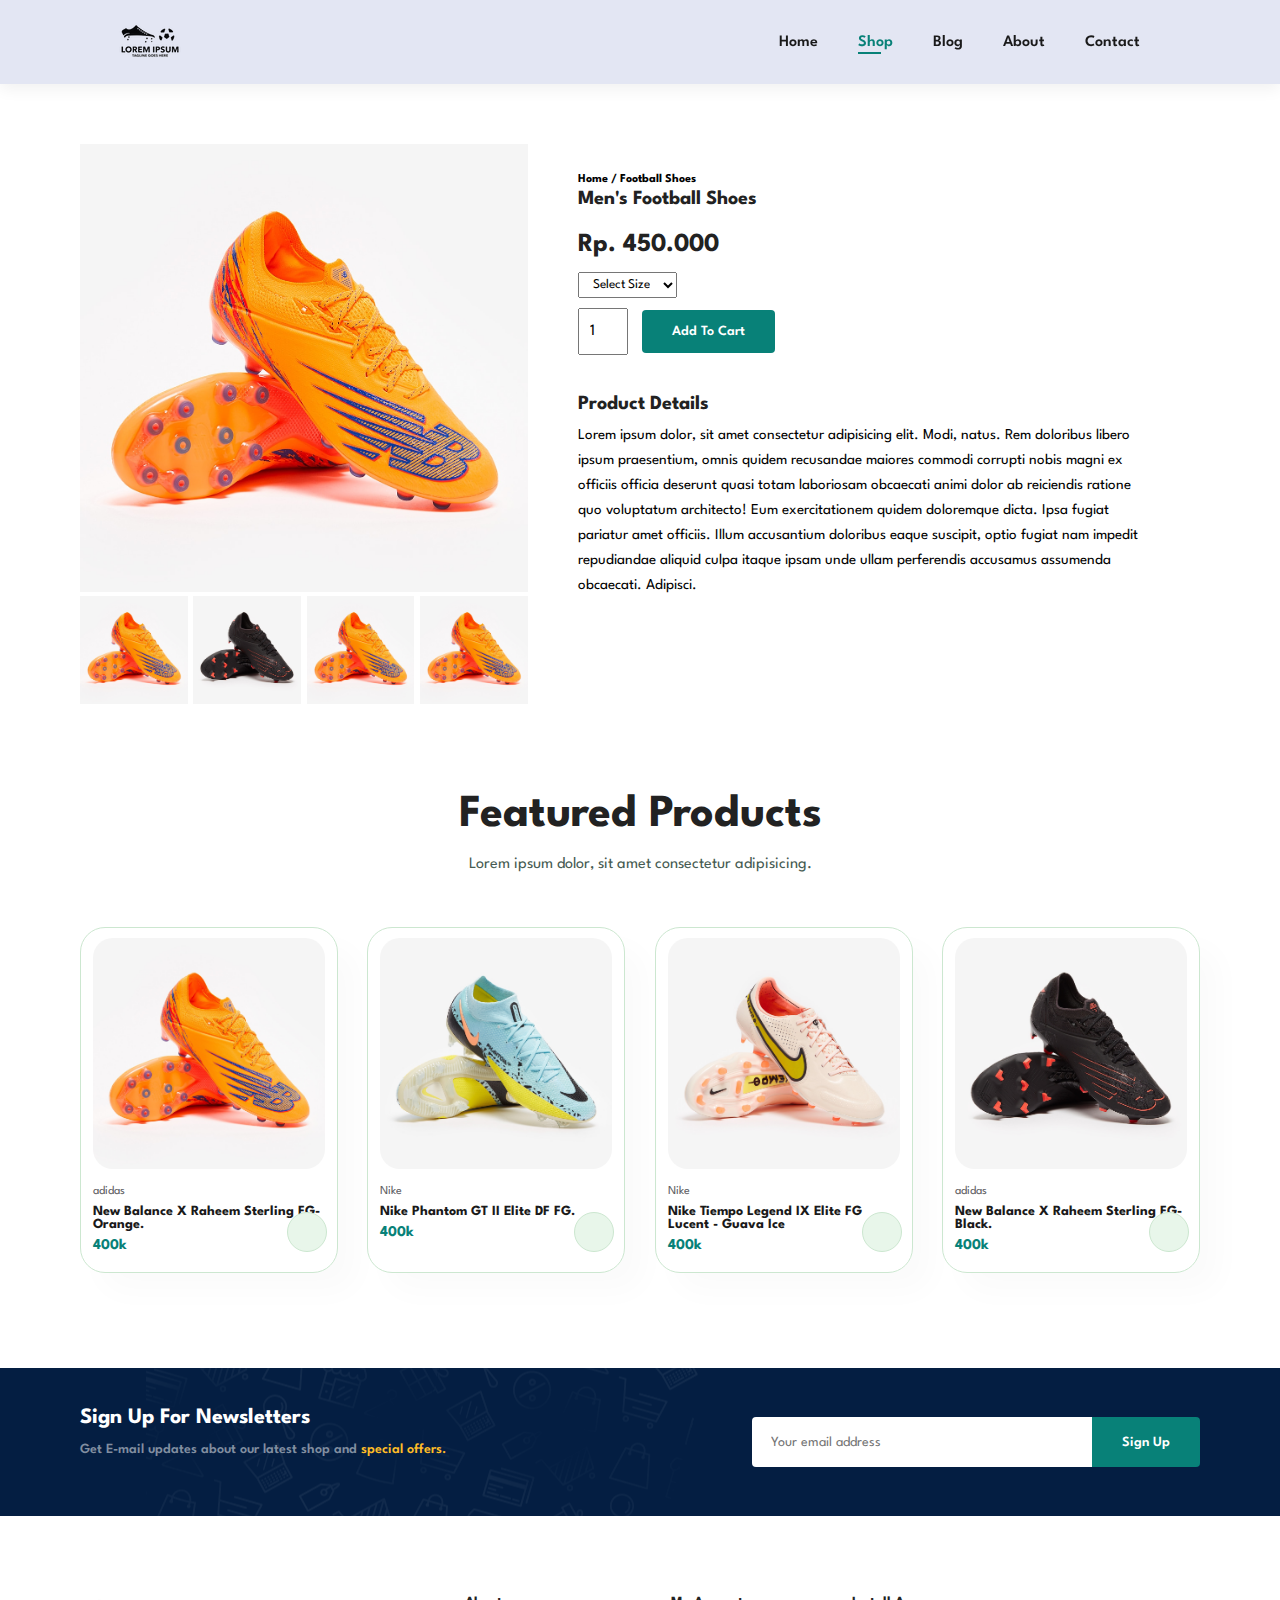
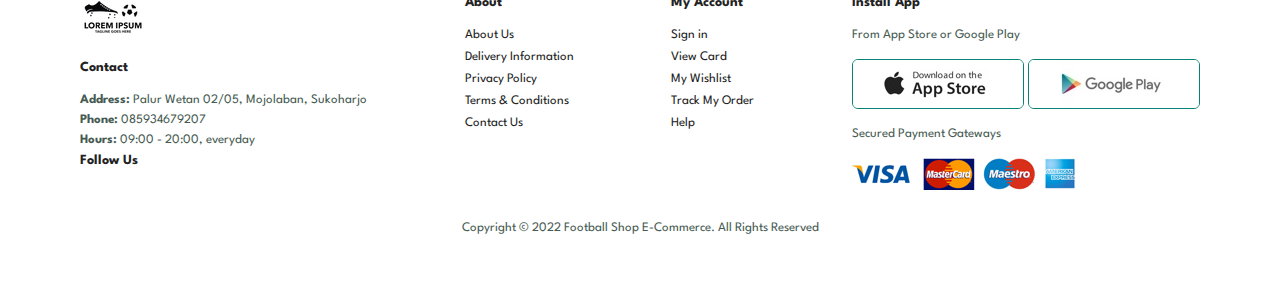
<file: sproduct.html>
<!DOCTYPE html>
<html lang="en">
<head>
    <meta charset="UTF-8">
    <meta http-equiv="X-UA-Compatible" content="IE=edge">
    <meta name="viewport" content="width=device-width, initial-scale=1.0">
    <title>shoes Football Shop</title>
    <link rel="stylesheet" href="https://pro.fontawesome.com/releases/v5.10.0/css/all.css" integrity="sha384-AYmEC3Yw5cVb3ZcuHtOA93w35dYTsvhLPVnYs9eStHfGJvOvKxVfELGroGkvsg+p" crossorigin="anonymous"/>
    <link rel="stylesheet" href="style.css">
</head>

<body>

    <section id="header">
        <a href="#"><img src="img/Logo_shoe_soccer.png" class="logo"></a>
        <div>
            <ul id="navbar">
                <li><a href="index.html">Home</a></li>
                <li><a class="active" href="shop.html">Shop</a></li>
                <li><a href="blog.html">Blog</a></li>
                <li><a href="about.html">About</a></li>
                <li><a href="contact.html">Contact</a></li>
                <li id="lg-bag"><a href="cart.html"><i class="far fa-shopping-bag"></i></a></li>
                <a href="#" id="close"><i class="far fa-times"></i></a>
            </ul>
        </div>
        <div id="mobile">
            <a href="cart.html"><i class="far fa-shopping-bag"></i></a>
            <i id="bar" class="fas fa-outdent"></i>
        </div>
    </section>

    <section id="prodetails" class="section-p1">
        <div class="single-pro-image">
            <img src="img/New Balance Furon V6.jpg" width="100%" id="MainImg">
            <div class="small-img-group">
                <div class="small-img-col">
                    <img src="img/New Balance Furon V6.jpg" width="100%" class="small-img">
                </div>
                <div class="small-img-col">
                    <img src="img/New Balance X Raheem Sterling FG-Black.jpg" width="100%" class="small-img">
                </div>
                <div class="small-img-col">
                    <img src="img/New Balance Furon V6.jpg" width="100%" class="small-img">
                </div>
                <div class="small-img-col">
                    <img src="img/New Balance Furon V6.jpg" width="100%" class="small-img">
                </div>
            </div>
        </div>

        <div class="single-pro-details">
            <h6>Home / Football Shoes</h6>
            <h4>Men's Football Shoes</h4>
            <h2>Rp. 450.000</h2>
            <select>
                <option>Select Size</option>
                <option>44</option>
                <option>42</option>
                <option>40</option>
                <option>38</option>
                <option>36</option>
            </select>
            <input type="number" value="1">
            <button class="normal">Add To Cart</button>
            <h4>Product Details</h4>
            <span>Lorem ipsum dolor, sit amet consectetur adipisicing elit. Modi, natus. Rem doloribus libero ipsum praesentium, omnis quidem recusandae maiores commodi corrupti nobis magni ex officiis officia deserunt quasi totam laboriosam obcaecati animi dolor ab reiciendis ratione quo voluptatum architecto! Eum exercitationem quidem doloremque dicta. Ipsa fugiat pariatur amet officiis. Illum accusantium doloribus eaque suscipit, optio fugiat nam impedit repudiandae aliquid culpa itaque ipsam unde ullam perferendis accusamus assumenda obcaecati. Adipisci.</span>
        </div>
    </section>
    <section id="product1" class="section-p1">
        <h2>Featured Products</h2>
        <p>Lorem ipsum dolor, sit amet consectetur adipisicing.</p>
        <div class="pro-container">
            <div class="pro">
                <img src="img/New Balance Furon V6.jpg">
                <div class="des">
                    <span>adidas</span>
                    <h5>New Balance X Raheem Sterling FG-Orange.</h5>
                    <div class="star">
                        <i class="fas fa-star"></i>
                        <i class="fas fa-star"></i>
                        <i class="fas fa-star"></i>
                        <i class="fas fa-star"></i>
                        <i class="fas fa-star"></i>
                    </div>
                    <h4>400k</h4>
                </div>
                <a href="#"><i class="fal fa-shopping-cart cart"></i></a>
            </div>
            <div class="pro">
                <img src="img/Nike Phantom GT II Elite.jpg">
                <div class="des">
                    <span>Nike</span>
                    <h5>Nike Phantom GT II Elite DF FG.</h5>
                    <div class="star">
                        <i class="fas fa-star"></i>
                        <i class="fas fa-star"></i>
                        <i class="fas fa-star"></i>
                        <i class="fas fa-star"></i>
                        <i class="fas fa-star"></i>
                    </div>
                    <h4>400k</h4>
                </div>
                <a href="#"><i class="fal fa-shopping-cart cart"></i></a>
            </div>
            <div class="pro">
                <img src="img/Nike tiempo legend.jpg">
                <div class="des">
                    <span>Nike</span>
                    <h5>Nike Tiempo Legend IX Elite FG Lucent - Guava Ice</h5>
                    <div class="star">
                        <i class="fas fa-star"></i>
                        <i class="fas fa-star"></i>
                        <i class="fas fa-star"></i>
                        <i class="fas fa-star"></i>
                        <i class="fas fa-star"></i>
                    </div>
                    <h4>400k</h4>
                </div>
                <a href="#"><i class="fal fa-shopping-cart cart"></i></a>
            </div>
            <div class="pro">
                <img src="img/New Balance X Raheem Sterling FG-Black.jpg">
                <div class="des">
                    <span>adidas</span>
                    <h5>New Balance X Raheem Sterling FG-Black.</h5>
                    <div class="star">
                        <i class="fas fa-star"></i>
                        <i class="fas fa-star"></i>
                        <i class="fas fa-star"></i>
                        <i class="fas fa-star"></i>
                        <i class="fas fa-star"></i>
                    </div>
                    <h4>400k</h4>
                </div>
                <a href="#"><i class="fal fa-shopping-cart cart"></i></a>
            </div>
        </div>
    </section>


    <section id="newsletter" class="section-p1 section-m1">
        <div class="newstext">
            <h4>Sign Up For Newsletters</h4>
            <p>Get E-mail updates about our latest shop and <span>special offers.</span></p>
        </div>
        <div class="form">
            <input type="text" placeholder="Your email address">
            <button class="normal">Sign Up</button>
        </div>
    </section>

    <footer class="section-p1">
        <div class="col">
            <img class="logo" src="img/Logo_shoe_soccer.png">
            <h4>Contact</h4>
            <p><strong>Address: </strong> Palur Wetan 02/05, Mojolaban, Sukoharjo</p>
            <p><strong>Phone: </strong> 085934679207</p>
            <p><strong>Hours: </strong>  09:00 - 20:00, everyday</p>
            <div class="follow">
                <h4>Follow Us</h4>
                <div class="icon">
                    <i class="fab fa-facebook-f"></i>
                    <i class="fab fa-twitter"></i>
                    <i class="fab fa-instagram"></i>
                    <i class="fab fa-whatsapp"></i>
                </div>
            </div>
        </div>
        <div class="col">
            <h4>About</h4>
            <a href="#">About Us</a>
            <a href="#">Delivery Information</a>
            <a href="#">Privacy Policy</a>
            <a href="#">Terms & Conditions</a>
            <a href="#">Contact Us</a>
        </div>
        <div class="col">
            <h4>My Account</h4>
            <a href="#">Sign in</a>
            <a href="#">View Card</a>
            <a href="#">My Wishlist</a>
            <a href="#">Track My Order</a>
            <a href="#">Help</a>
        </div>
        <div class="coll install">
            <h4>Install App</h4>
            <p>From App Store or Google Play</p>
            <div class="row">
                <img src="img/App Store.jpg">
                <img src="img/Google Pay.jpg">
            </div>
            <p>Secured Payment Gateways</p>
            <img src="img/pay.png">
        </div>
        <div class="copyright">
            <p>Copyright © 2022 Football Shop E-Commerce. All Rights Reserved</p>
        </div>
    </footer>

    <script>
        var MainImg = document.getElementById("MainImg");
        var smallimg = document.getElementsByClassName("small-img")
        smallimg[0].onclick = function(){
            MainImg.src = smallimg[0].src;
        }
        smallimg[1].onclick = function(){
            MainImg.src = smallimg[1].src;
        }
        smallimg[2].onclick = function(){
            MainImg.src = smallimg[2].src;
        }
        smallimg[3].onclick = function(){
            MainImg.src = smallimg[3].src;
        }
    </script>

    <script src="script.js"></script>
</body>
</html>
</file>
<file: style.css>
@import url('https:fonts.googleapis.com/css?family=Spartan:wght@100;200;300;400;500;600;700;800;900&display=swap');
*
{
    margin: 0;
    padding: 0;
    box-sizing: border-box;
    font-family: 'Spartan', sans-serif;
}
h1
{
    font-size: 50px;
    line-height: 64px;
    color: #222;
}
h2
{
    font-size: 46px;
    line-height: 54px;
    color: #222;
}
h4
{
    font-size: 20px;
    color: #222;
}
h6
{
    font-weight: 700;
    font-size: 12px;
}
p
{
    font-size: 16px;
    color: #465b52;
    margin: 15px 0 20px 0;
}
.section-p1
{
    padding: 40px 80px;
}
.section-m1
{
    margin: 40px 0;
}
button.normal
{
    font-size: 14px;
    font-weight: 600;
    padding: 15px 30px;
    color: #000;
    background-color: #fff;
    border-radius: 4px;
    cursor: pointer;
    border: none;
    outline: none;
    transition: 0.2s;
}
button.white
{
    font-size: 13px;
    font-weight: 600;
    padding: 11px 18px;
    color: #fff;
    background-color: transparent;
    cursor: pointer;
    border: 1px solid #fff;
    outline: none;
    transition: 0.2s;
}
body
{
    width: 100%;
}
#header
{
    display: flex;
    align-items: center;
    justify-content: space-between;
    padding: 20px 80px;
    background: #E3E6F3;
    box-shadow: 0 5px 15px rgba(0, 0, 0, 0.06);
    z-index: 999;
    position: sticky;
    top: 0;
    left: 0;
}
#navbar
{
    display: flex;
    align-items: center;
    justify-content: center;
}
#navbar li
{
    list-style: none;
    padding: 0 20px;
    position: relative;
}
#navbar li a
{
    text-decoration: none;
    font-size: 16px;
    font-weight: 600;
    color: #1a1a1a;
    transition: 0.3s ease;
}
#navbar li a:hover,
#navbar li a.active
{
    color: #088178;
}
#navbar li a.active::after,
#navbar li a:hover:after
{
    content: "";
    width: 30%;
    height: 2px;
    background: #088178;
    position: absolute;
    bottom: -4px;
    left: 20px;
}
#mobile
{
    display: none;
    align-items: center;
}
#close
{
    display: none;
}
#hero
{
    background-image: url(img/Background_Shoe-removebg.png);
    height: 90vh;
    width: 100%;
    background-size: cover;
    background-position: 100px 0;
    padding: 0 80px;
    display: flex;
    flex-direction: column;
    align-items: flex-start;
    justify-content: center;
}
#hero h4
{
    padding-bottom: 15px;
}
#hero h1
{
    color: #088178;
}
#hero button
{
    background-image: url("");
    padding: 10px 10px;
    background: #088178;
    color: #cce7d0;
    border: none;
}
#feature 
{
    display: flex;
    align-items: center;
    justify-content: space-between;
    flex-wrap: wrap;
}
#feature .fe-box
{
    width: 180px;
    text-align: center;
    padding: 25px 15px;
    box-shadow: 20px 20px 34px rgba(0, 0, 0, 0.03);
    border: 1px solid #cce7d0;
    border-radius: 4px;
    margin: 15px 0;
}
#feature .fe-box:hover
{
    box-shadow: 10px 10px 54px rgba(70, 62, 221, 0.1);
}
#feature .fe-box img
{
    width: 100%;
    margin-bottom: 10px;
}
#feature .fe-box h6
{
    display: inline-block;
    padding: 9px 8px 6px 8px;
    line-height: 1;
    border-radius: 4px;
    color: #088178;
    background-color: #fddde4;
}
#feature .fe-box:nth-child(2) h6
{
    background-color: #cdebbc;
}
#feature .fe-box:nth-child(3) h6
{
    background-color: #d1e8f2;
}
#feature .fe-box:nth-child(4) h6
{
    background-color: #cdd4f8;
}
#feature .fe-box:nth-child(5) h6
{
    background-color: #f6dbf6;
}
#feature .fe-box:nth-child(6) h6
{
    background-color: #fff2e5;
}
#product1
{
    text-align: center;
}
#product1 .pro-container
{
    display: flex;
    justify-content: space-between;
    padding-top: 20px;
    flex-wrap: wrap;
}
#product1 .pro
{
    width: 23%;
    min-width: 250px;
    padding: 10px 12px;
    border: 1px solid #cce7d0;
    border-radius: 25px;
    cursor: pointer;
    box-shadow: 20px 20px 30px rgba(0, 0, 0, 0.02);
    margin: 15px 0;
    transition: 0.2s ease;
    position: relative;
}
#product1 .pro:hover
{
    box-shadow: 20px 20px 30px rgba(0, 0, 0, 0.06);
}
#product1 .pro img
{
    width: 100%;
    border-radius: 20px;
}
#product1 .pro .des
{
    text-align: start;
    padding: 10px 0;
}
#product1 .pro .des span
{
    color: #606063;
    font-size: 12px;
}
#product1 .pro .des h5
{
    padding-top: 7px;
    color: #1a1a1a;
    font-size: 14px;
}
#product1 .pro .des i
{
    font-size: 12px;
    color: rgb(243, 181, 25);
}
#product1 .pro .des h4
{
    padding-top: 7px;
    font-size: 15px;
    font-weight: 700;
    color: #088178;
}
#product1 .pro .cart
{
    width: 40px;
    height: 40px;
    line-height: 40px;
    border-radius: 50px;
    background-color: #e8f6ea;
    font-weight: 500;
    color: #088178;
    border: 1px solid #cce7d0;
    position: absolute;
    bottom: 20px;
    right: 10px;
}
#banner
{
    display: flex;
    flex-direction: column;
    justify-content: center;
    align-items: center;
    text-align: center;
    background-image: url(img/Background\ 2\ \(2\).jpg);
    width: 100%;
    height: 40vh;
    background-size: cover;
    background-position: center;
}
#banner h4
{
    color: #fff;
    font-size: 16px;
}
#banner h2
{
    color: #fff;
    font-size: 30px;
    padding: 10px 0;
}
#banner h2 span
{
    color: #ef3636;
}
#banner button:hover
{
    background: #088178;
    color: #fff;
}
#sm-banner
{
    display: flex;
    justify-content: space-between;
    flex-wrap: wrap;
}
#sm-banner .banner-box
{
    display: flex;
    flex-direction: column;
    justify-content: center;
    align-items: flex-start;
    background-image: url(img/banner\ 4.jpg);
    min-width: 580px;
    height: 50vh;
    background-size: cover;
    background-position: center;
    padding: 30px;
}
#sm-banner .banner-box2
{
    background-image: url(img/banner\ 1.jpg);
}
#sm-banner h4
{
    color: #fff;
    font-size: 20px;
    font-weight: 300;
}
#sm-banner h2
{
    color: #fff;
    font-size: 28px;
    font-weight: 800;
}
#sm-banner span
{
    color: #fff;
    font-size: 14px;
    font-weight: 500;
    padding-bottom: 15px;
}
#sm-banner .banner-box:hover button
{
    background: #088178;
    border: 1px solid #088178;
}
#banner3
{
    display: flex;
    justify-content: space-between;
    flex-wrap: wrap;
    padding: 0 80px;
}
#banner3 .banner-box
{
    display: flex;
    flex-direction: column;
    justify-content: center;
    align-items: flex-start;
    background-image: url(img/banner\ 6.png);
    min-width: 30%;
    height: 30vh;
    background-size: cover;
    background-position: center;
    padding: 20px;
    margin-bottom: 20px;
}
#banner3 .banner-box2
{
    background-image: url(img/banner\ 5.jpg);
}
#banner3 .banner-box3
{
    background-image: url(img/banner\ 2.jpg);
}
#banner3 h2
{
    color: #fff;
    font-weight: 900;
    font-size: 22px;
}
#banner3 h3
{
    color: #ec544e;
    font-weight: 800;
    font-size: 15px;
}
#newsletter
{
    display: flex;
    justify-content: space-between;
    flex-wrap: wrap;
    align-items: center;
    background-image: url(img/b14.png);
    background-repeat: no-repeat;
    background-position: 20% 30%;
    background-color: #041e42;
}
#newsletter h4
{
    font-size: 22px;
    font-weight: 700;
    color: #fff;
}
#newsletter p
{
    font-size: 14px;
    font-weight: 600;
    color: #818ea0;
}
#newsletter p span
{
    color: #ffbd27;
}
#newsletter .form
{
    display: flex;
    width: 40%;
}
#newsletter input
{
    height: 3.125rem;
    padding: 0 1.25em;
    font-size: 14px;
    width: 100%;
    border: 1px solid transparent;
    border-radius: 4px;
    outline: none;
    border-top-right-radius: 0;
    border-bottom-right-radius: 0;
}
#newsletter button
{
    background-color: #088178;
    color: #fff;
    white-space: nowrap;
    border-top-left-radius: 0;
    border-bottom-left-radius: 0;
}
footer
{
    display: flex;
    flex-wrap: wrap;
    justify-content: space-between;
}
footer .col
{
    display: flex;
    flex-direction: column;
    align-items: flex-start;
    margin-bottom: 20px;
}
footer .logo
{
    margin-bottom: 25px;
    margin-left: -37px;
}
footer h4
{
    font-size: 14px;
    padding-bottom: 20px;
}
footer p
{
    font-size: 13px;
    margin: 0 0 8px 0;
}
footer a
{
    font-size: 13px;
    text-decoration: none;
    color: #222;
    margin-bottom: 10px;
}
footer .follow i
{
    color: #465b52;
    padding-right: 4px;
    cursor: pointer;
}
footer .install .row img
{
    border: 1px solid #088178;
    border-radius: 6px;
}
footer .install img
{
    margin: 10px 0 15px 0;
}
footer .follow i:hover,
footer a:hover
{
    color: #088178;
}
footer .copyright
{
    width: 100%;
    text-align: center;
}
/* Shop Page*/
#page-header
{
    background-image: url(img/banner\ 7.jpeg);
    width: 100%;
    height: 40vh;
    background-size: cover;
    display: flex;
    justify-content: center;
    text-align: center;
    flex-direction: column;
    padding: 14px;
}
#page-header h2,
#page-header p
{
    color: #fff;
}
#pagination
{
    text-align: center;
}
#pagination a
{
    text-decoration: none;
    background-color: #088178;
    padding: 15px 20px;
    border-radius: 4px;
    color: #fff;
    font-weight: 600;
}
#pagination a i
{
    font-size: 16px;
    font-weight: 600;
}
#prodetails
{
    display: flex;
    margin-top: 20px;
}
#prodetails .single-pro-image
{
    width: 40%;
    margin-right: 50px;
}
.small-img-group
{
    display: flex;
    justify-content: space-between;
}
.small-img-col
{
    flex-basis: 24%;
    cursor: pointer;
}
#prodetails .single-pro-details
{
    width: 50%;
    padding-top: 30px;
}
#prodetails .single-pro-details h6
{
    margin-bottom: -35px;
}
#prodetails .single-pro-details h4
{
    padding: 40px 0 20px 0;
    margin-bottom: -10px;
}
#prodetails .single-pro-details h2
{
    font-size: 26px;

}
#prodetails .single-pro-details select
{
    display: block;
    padding: 5px 10px;
    margin-bottom: 10px;
    text-align: center;
}
#prodetails .single-pro-details input
{
    width: 50px;
    height: 47px;
    padding-left: 10px;
    font-size: 16px;
    margin-right: 10px;
}
#prodetails .single-pro-details input:focus
{
    outline: none;
}
#prodetails .single-pro-details button
{
    background: #088178;
    color: #fff;
}
#prodetails .single-pro-details span
{
    line-height: 25px;
    font-size: 15px;
}
#page-header.blog-header
{
    background-image: url(img/banner\ 1.jpg);
}
#blog
{
    padding: 150px 150px 0 150px;
}
#blog .blog-box
{
    display: flex;
    align-items: center;
    width: 100%;
    position: relative;
    padding-bottom: 90px;
}
#blog .blog-img
{
    width: 50%;
    margin-right: 40px;
}
#blog img
{
    width: 100%;
    height: 300px;
    object-fit: cover;
}
#blog .blog-details
{
    width: 50%;
}
#blog .blog-details a
{
    text-decoration: none;
    font-size: 11px;
    color: #000;
    font-weight: 700;
    position: relative;
    transition: 0.3s;
}
#blog .blog-details a::after
{
    content: "";
    width: 50px;
    height: 1px;
    background-color: #000;
    position: absolute;
    top: 4px;
    right: -60px;
}
#blog .blog-details a:hover
{
    color: #088178;
}
#blog .blog-details a:hover::after
{
    background-color: #088178;
}
#blog .blog-box h1
{
    position: absolute;
    top: -40px;
    left: 0;
    font-size: 70px;
    font-weight: 700;
    color: #c9cbce;
    z-index: -9;
}
















@media (max-width:799px)
{
    .section-p1
    {
        padding: 40px 40px;
    }
    #navbar
    {
        display: flex;
        flex-direction: column;
        align-items: flex-start;
        justify-content: flex-start;
        position: fixed;
        top: 0;
        right: -300px;
        height: 100vh;
        width: 300px;
        background-color: #E3E6F3;
        box-shadow: 0 40px 60px rgba(0, 0, 0, 0.1);
        padding: 80px 0 0 10px;
        transition: 0.3s;
    }
    #navbar.active
    {
        right: 0px;
    }
    #navbar li
    {
        margin-bottom: 25px;
    }
    #mobile
    {
        display: flex;
        align-items: center;
    }
    #mobile i
    {
        color: #1a1a1a;
        font-size: 24px;
        padding-left: 20px;
    }
    #close
    {
        display: initial;
        position: absolute;
        top: 30px;
        left: 30px;
        color: #222;
        font-size: 24px;
    }
    #lg-bag
    {
        display: none;
    }
    #hero
    {
        height: 70vh;
        background-position: 100px 0px;
    }
    #feature
    {
        justify-content: center;
    }
    #feature .fe-box
    {
        margin: 15px 15px;
    }
    #product1 .pro-container
    {
        justify-content: center;
    }
    #product1 .pro
    {
        margin: 15px;
    }
    #banner 
    {
    height: 20vh;
    }
    #sm-banner .banner-box
    {
        min-width: 100%;
        height: 30vh;
    }
    #banner3
    {
        padding: 0 40px;
    }
    #banner3 .banner-box
    {
        width: 28%;
    }
    #newsletter .form
    {
        width: 70%;
    }
}
@media (max-width: 477px) 
{
    .section-p1
    {
        padding: 20px;
    }
    #header
    {
        padding: 10px 30px;
    }
    h1
    {
        font-size: 38px;
    }
    h2
    {
        font-size: 32px;
    }
    #hero
    {
        padding: 0 20px;
        background-position: 0 20px;
    }
    #header .logo
    {
        margin-left: -20px;
    }
    #feature
    {
        justify-content: space-between;
    }
    #feature .fe-box
    {
        width: 155px;
        margin: 0 0 15px 0;
    }
    #product .pro
    {
        width: 100%;
    }
    #banner
    {
        height: 40vh;
    }
    #sm-banner .banner-box
    {
        height: 40vh;
    }
    #sm-banner .banner-box2
    {
        margin-top: 20px;
    }
    #banner3 
    {
        padding: 0 20px;
    }
    #banner3 .banner-box
    {
        width: 100%;
    }
    #newsletter
    {
        padding: 40px 20px;
    }
    #newsletter .form
    {
        width: 100%;
    }
    #prodetails
    {
        display: flex;
        flex-direction: column;
    }
    #prodetails .single-pro-image
    {
        width: 100%;
        margin-right: 0px;
    }
    #prodetails .single-pro-details
    {
        width: 100%;
    }
    #blog
    {
        padding: 100px 20px 0 20px;
    }
    #blog .blog-box
    {
        display: flex;
        flex-direction: column;
        align-items: flex-start;
    }
    #blog .blog-img
    {
        width: 100%;
        margin-right: 0px;
        margin-bottom: 30px;
    }
    #blog .blog-details
    {
        width: 100%;
    }
}
</file>
